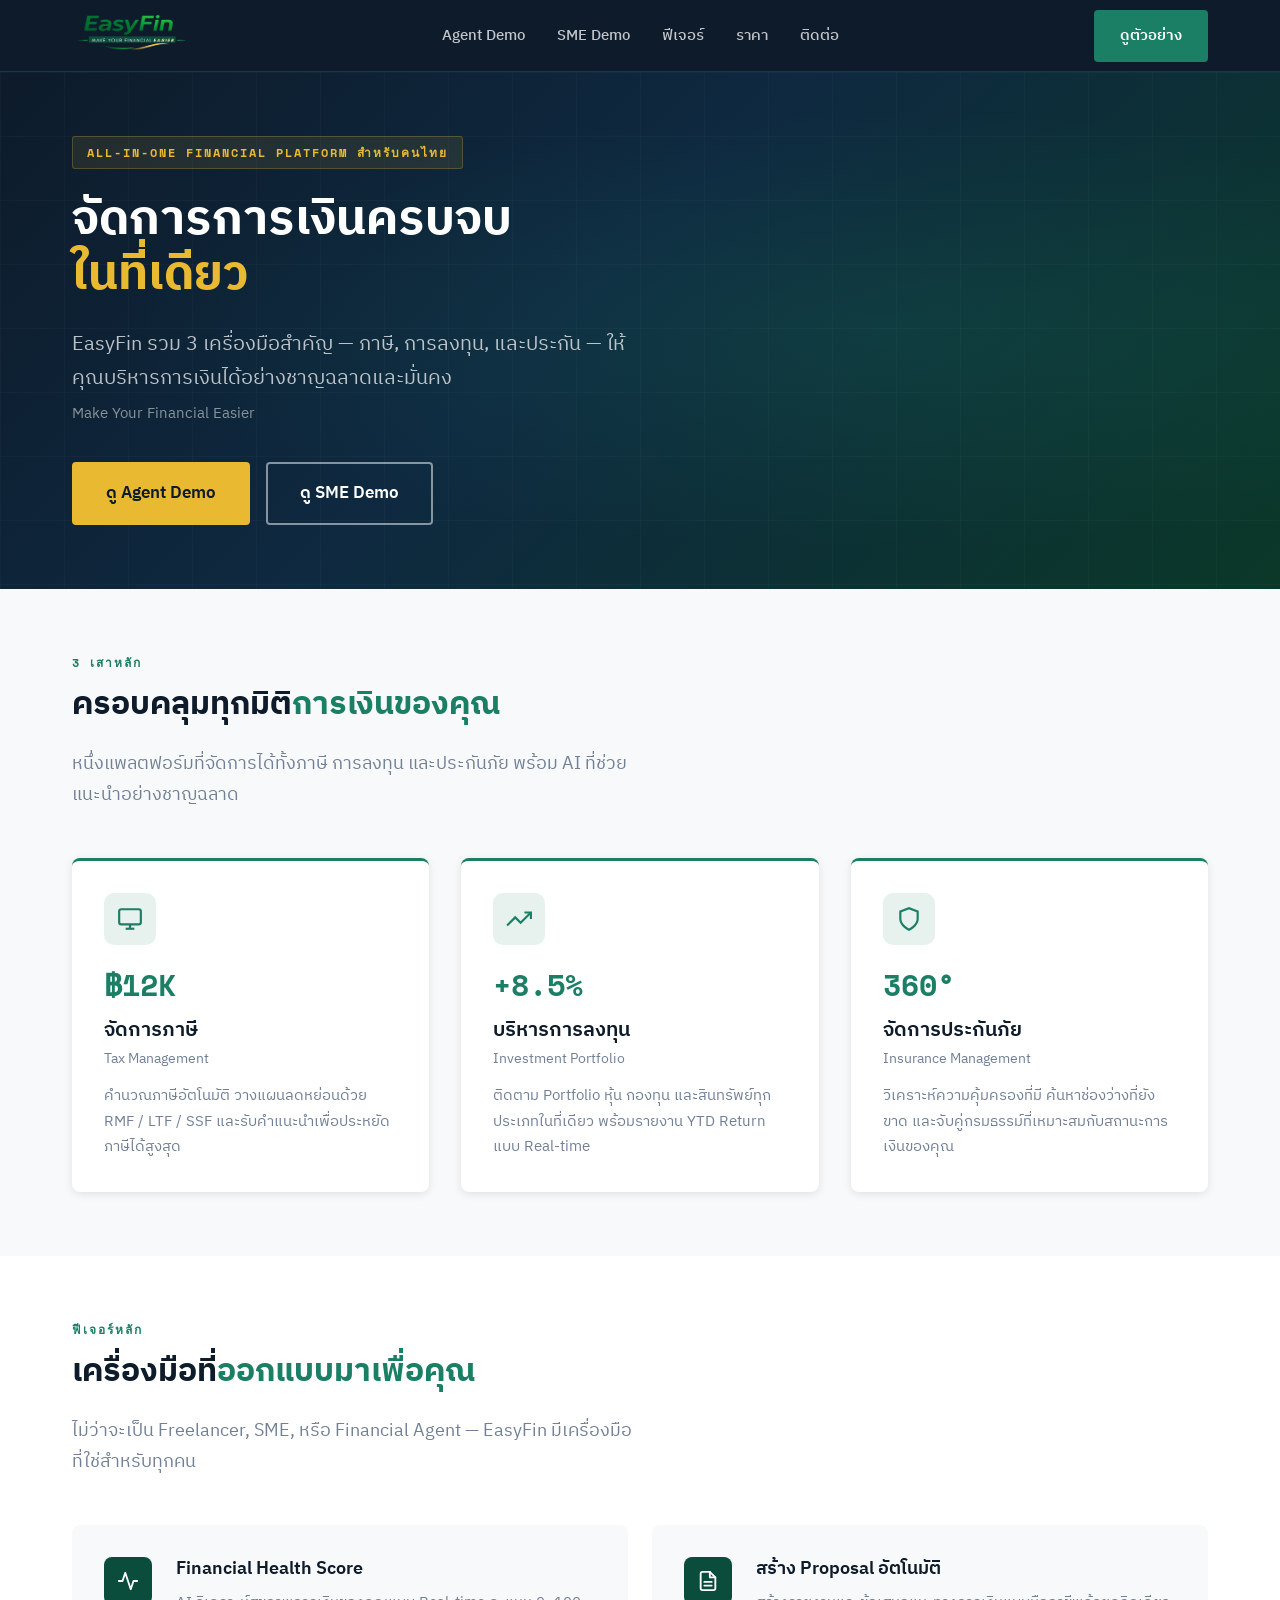
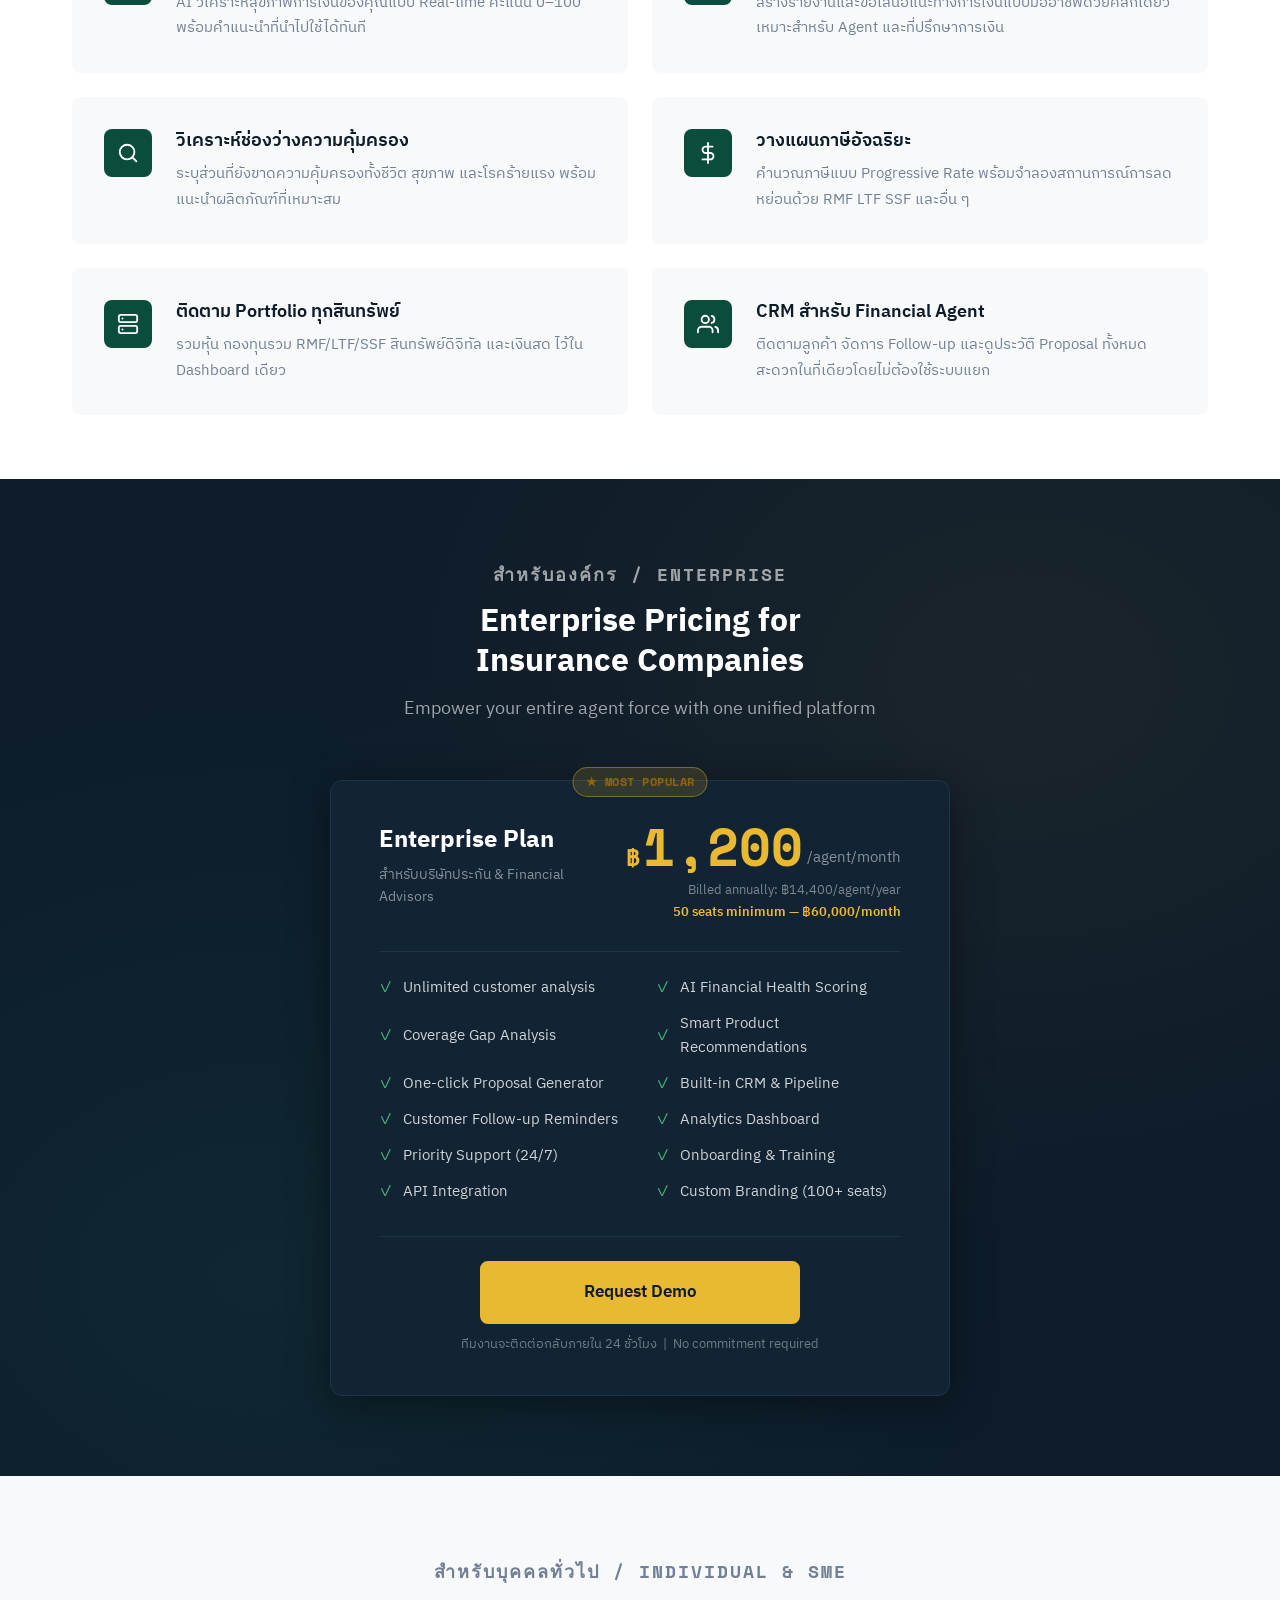
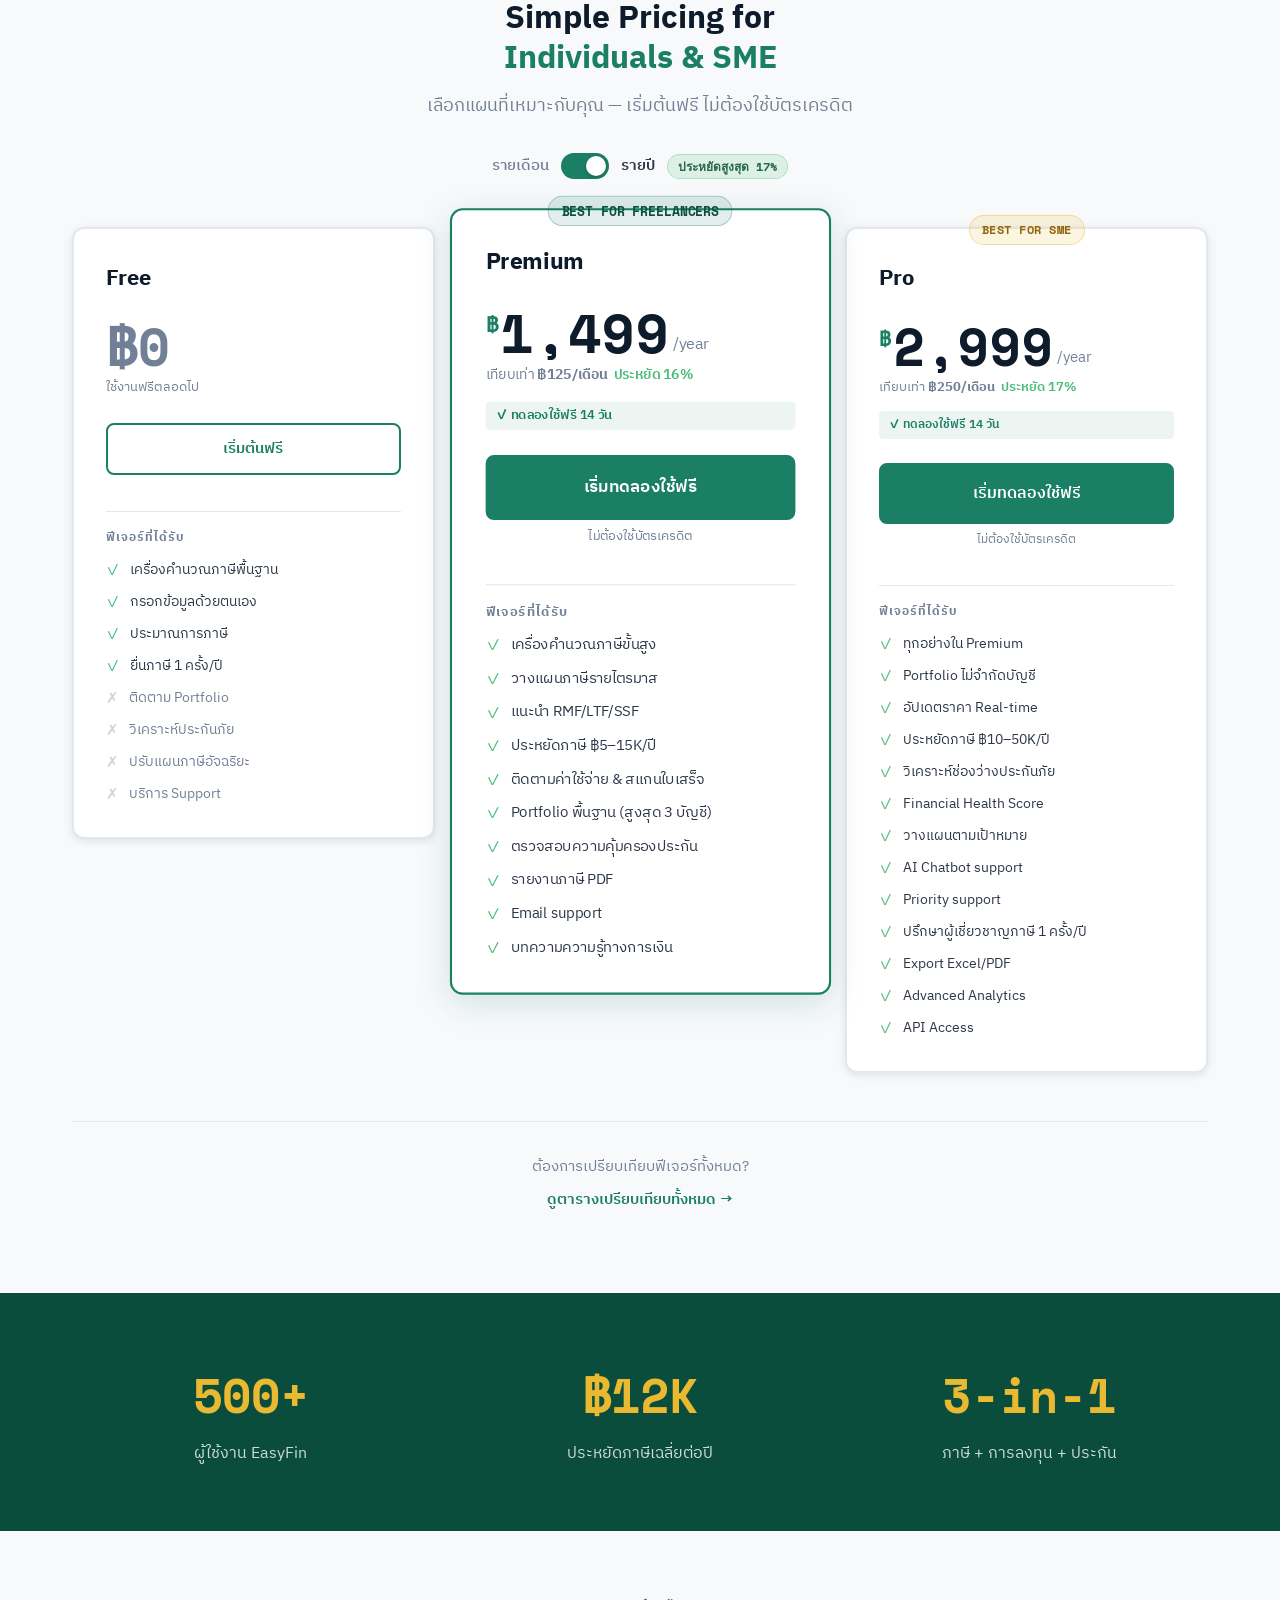
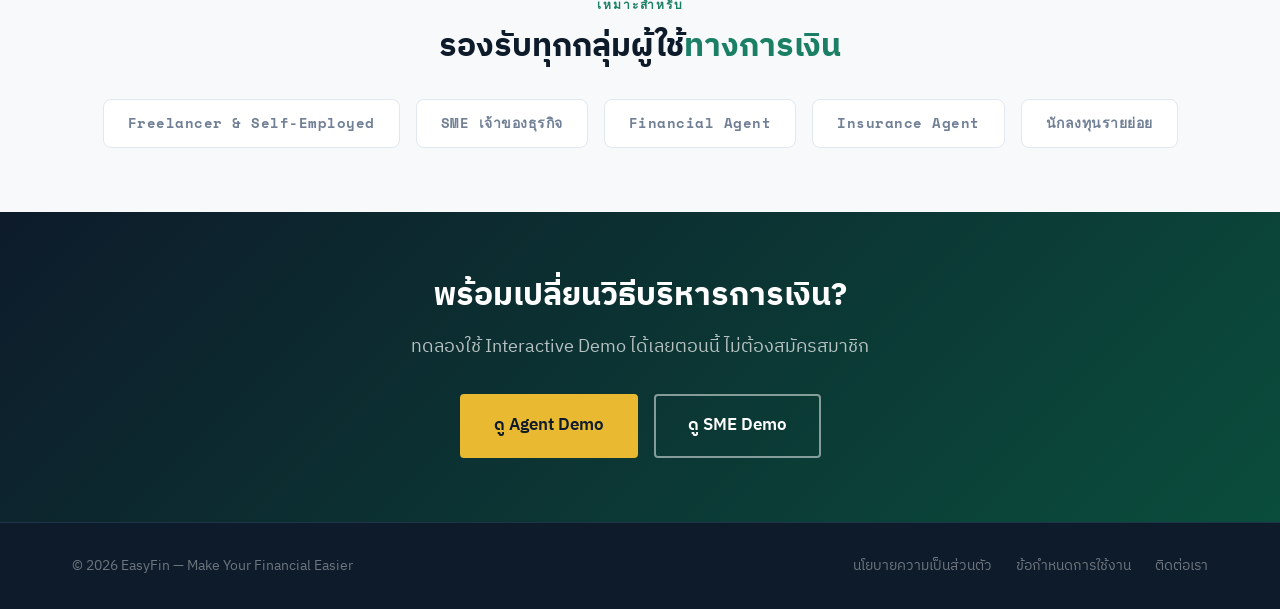
<file: index.html>
<!DOCTYPE html>
<html lang="th">
<head>
  <meta charset="UTF-8" />
  <meta name="viewport" content="width=device-width, initial-scale=1.0" />
  <title>EasyFin — จัดการการเงินให้ง่ายขึ้น</title>
  <link rel="preconnect" href="https://fonts.googleapis.com" />
  <link rel="preconnect" href="https://fonts.gstatic.com" crossorigin />
  <link href="https://fonts.googleapis.com/css2?family=IBM+Plex+Sans+Thai:wght@300;400;500;600;700&family=Space+Mono:wght@400;700&display=swap" rel="stylesheet" />
  <link rel="stylesheet" href="css/shared.css" />
  <link rel="stylesheet" href="css/index.css" />
  <link rel="stylesheet" href="css/pricing.css" />
</head>
<body>

  <!-- ======================================================
       HEADER
  ====================================================== -->
  <header class="site-header">
    <div class="container header-inner">

      <a href="index.html" class="logo-link" aria-label="EasyFin หน้าหลัก">
        <img src="ProjectProposal.png" alt="EasyFin Logo"
             onerror="this.style.display='none'; this.nextElementSibling.style.display='flex';" />
        <span class="logo-fallback">Easy<em>Fin</em></span>
      </a>

      <nav class="site-nav" aria-label="เมนูหลัก">
        <a href="agent-demo.html">Agent Demo</a>
        <a href="sme-demo.html">SME Demo</a>
        <a href="#features">ฟีเจอร์</a>
        <a href="#pricing">ราคา</a>
        <a href="#contact">ติดต่อ</a>
      </nav>

      <a href="agent-demo.html" class="btn btn-primary header-cta">ดูตัวอย่าง</a>

      <button class="hamburger" id="hamburger" aria-label="เปิด/ปิดเมนู" aria-expanded="false">
        <span></span><span></span><span></span>
      </button>
    </div>

    <nav class="mobile-nav" id="mobileNav" aria-label="เมนูมือถือ">
      <a href="agent-demo.html">Agent Demo</a>
      <a href="sme-demo.html">SME Demo</a>
      <a href="#features">ฟีเจอร์</a>
      <a href="#pricing">ราคา</a>
      <a href="#contact">ติดต่อ</a>
      <a href="agent-demo.html" class="btn btn-primary">ดูตัวอย่าง</a>
    </nav>
  </header>

  <!-- ======================================================
       HERO
  ====================================================== -->
  <section class="hero page-section">
    <div class="container">
      <div class="hero-content">
        <span class="hero-eyebrow">All-in-One Financial Platform สำหรับคนไทย</span>
        <h1>จัดการการเงินครบจบ<br /><span>ในที่เดียว</span></h1>
        <p class="hero-sub">
          EasyFin รวม 3 เครื่องมือสำคัญ — ภาษี, การลงทุน, และประกัน —
          ให้คุณบริหารการเงินได้อย่างชาญฉลาดและมั่นคง<br />
          <span style="font-size:15px; opacity:0.7;">Make Your Financial Easier</span>
        </p>
        <div class="hero-ctas">
          <a href="agent-demo.html" class="btn btn-accent btn-lg">ดู Agent Demo</a>
          <a href="sme-demo.html"   class="btn btn-outline btn-lg">ดู SME Demo</a>
        </div>
      </div>
    </div>
  </section>

  <!-- ======================================================
       3-PILLAR VALUE PROPS
  ====================================================== -->
  <section class="value-section page-section">
    <div class="container">
      <p class="section-label">3 เสาหลัก</p>
      <h2 class="section-heading">ครอบคลุมทุกมิติ<span>การเงินของคุณ</span></h2>
      <p class="section-sub">
        หนึ่งแพลตฟอร์มที่จัดการได้ทั้งภาษี การลงทุน และประกันภัย พร้อม AI ที่ช่วยแนะนำอย่างชาญฉลาด
      </p>

      <div class="value-grid">

        <!-- Pillar 1: Tax -->
        <div class="value-card" data-reveal data-reveal-delay="0">
          <div class="value-icon">
            <svg viewBox="0 0 24 24" fill="none" stroke="currentColor" stroke-width="2">
              <rect x="2" y="3" width="20" height="14" rx="2"/>
              <line x1="8" y1="21" x2="16" y2="21"/>
              <line x1="12" y1="17" x2="12" y2="21"/>
            </svg>
          </div>
          <div class="value-stat">฿12K</div>
          <h3>จัดการภาษี<br /><span style="font-size:14px;font-weight:400;color:var(--color-text-muted);">Tax Management</span></h3>
          <p>คำนวณภาษีอัตโนมัติ วางแผนลดหย่อนด้วย RMF / LTF / SSF และรับคำแนะนำเพื่อประหยัดภาษีได้สูงสุด</p>
        </div>

        <!-- Pillar 2: Investment -->
        <div class="value-card" data-reveal data-reveal-delay="150">
          <div class="value-icon">
            <svg viewBox="0 0 24 24" fill="none" stroke="currentColor" stroke-width="2">
              <polyline points="23 6 13.5 15.5 8.5 10.5 1 18"/>
              <polyline points="17 6 23 6 23 12"/>
            </svg>
          </div>
          <div class="value-stat">+8.5%</div>
          <h3>บริหารการลงทุน<br /><span style="font-size:14px;font-weight:400;color:var(--color-text-muted);">Investment Portfolio</span></h3>
          <p>ติดตาม Portfolio หุ้น กองทุน และสินทรัพย์ทุกประเภทในที่เดียว พร้อมรายงาน YTD Return แบบ Real-time</p>
        </div>

        <!-- Pillar 3: Insurance -->
        <div class="value-card" data-reveal data-reveal-delay="300">
          <div class="value-icon">
            <svg viewBox="0 0 24 24" fill="none" stroke="currentColor" stroke-width="2">
              <path d="M12 22s8-4 8-10V5l-8-3-8 3v7c0 6 8 10 8 10z"/>
            </svg>
          </div>
          <div class="value-stat">360°</div>
          <h3>จัดการประกันภัย<br /><span style="font-size:14px;font-weight:400;color:var(--color-text-muted);">Insurance Management</span></h3>
          <p>วิเคราะห์ความคุ้มครองที่มี ค้นหาช่องว่างที่ยังขาด และจับคู่กรมธรรม์ที่เหมาะสมกับสถานะการเงินของคุณ</p>
        </div>

      </div>
    </div>
  </section>

  <!-- ======================================================
       FEATURES SECTION
  ====================================================== -->
  <section class="features-section page-section" id="features">
    <div class="container">
      <p class="section-label">ฟีเจอร์หลัก</p>
      <h2 class="section-heading">เครื่องมือที่<span>ออกแบบมาเพื่อคุณ</span></h2>
      <p class="section-sub">
        ไม่ว่าจะเป็น Freelancer, SME, หรือ Financial Agent — EasyFin มีเครื่องมือที่ใช่สำหรับทุกคน
      </p>

      <div class="features-grid">

        <div class="feature-card" data-reveal>
          <div class="feature-icon">
            <svg viewBox="0 0 24 24"><polyline points="22 12 18 12 15 21 9 3 6 12 2 12"/></svg>
          </div>
          <div class="feature-text">
            <h3>Financial Health Score</h3>
            <p>AI วิเคราะห์สุขภาพการเงินของคุณแบบ Real-time คะแนน 0–100 พร้อมคำแนะนำที่นำไปใช้ได้ทันที</p>
          </div>
        </div>

        <div class="feature-card" data-reveal data-reveal-delay="100">
          <div class="feature-icon">
            <svg viewBox="0 0 24 24"><path d="M14 2H6a2 2 0 0 0-2 2v16a2 2 0 0 0 2 2h12a2 2 0 0 0 2-2V8z"/><polyline points="14 2 14 8 20 8"/><line x1="16" y1="13" x2="8" y2="13"/><line x1="16" y1="17" x2="8" y2="17"/></svg>
          </div>
          <div class="feature-text">
            <h3>สร้าง Proposal อัตโนมัติ</h3>
            <p>สร้างรายงานและข้อเสนอแนะทางการเงินแบบมืออาชีพด้วยคลิกเดียว เหมาะสำหรับ Agent และที่ปรึกษาการเงิน</p>
          </div>
        </div>

        <div class="feature-card" data-reveal data-reveal-delay="200">
          <div class="feature-icon">
            <svg viewBox="0 0 24 24"><circle cx="11" cy="11" r="8"/><line x1="21" y1="21" x2="16.65" y2="16.65"/></svg>
          </div>
          <div class="feature-text">
            <h3>วิเคราะห์ช่องว่างความคุ้มครอง</h3>
            <p>ระบุส่วนที่ยังขาดความคุ้มครองทั้งชีวิต สุขภาพ และโรคร้ายแรง พร้อมแนะนำผลิตภัณฑ์ที่เหมาะสม</p>
          </div>
        </div>

        <div class="feature-card" data-reveal data-reveal-delay="300">
          <div class="feature-icon">
            <svg viewBox="0 0 24 24"><line x1="12" y1="1" x2="12" y2="23"/><path d="M17 5H9.5a3.5 3.5 0 0 0 0 7h5a3.5 3.5 0 0 1 0 7H6"/></svg>
          </div>
          <div class="feature-text">
            <h3>วางแผนภาษีอัจฉริยะ</h3>
            <p>คำนวณภาษีแบบ Progressive Rate พร้อมจำลองสถานการณ์การลดหย่อนด้วย RMF LTF SSF และอื่น ๆ</p>
          </div>
        </div>

        <div class="feature-card" data-reveal data-reveal-delay="400">
          <div class="feature-icon">
            <svg viewBox="0 0 24 24"><rect x="2" y="2" width="20" height="8" rx="2" ry="2"/><rect x="2" y="14" width="20" height="8" rx="2" ry="2"/><line x1="6" y1="6" x2="6.01" y2="6"/><line x1="6" y1="18" x2="6.01" y2="18"/></svg>
          </div>
          <div class="feature-text">
            <h3>ติดตาม Portfolio ทุกสินทรัพย์</h3>
            <p>รวมหุ้น กองทุนรวม RMF/LTF/SSF สินทรัพย์ดิจิทัล และเงินสด ไว้ใน Dashboard เดียว</p>
          </div>
        </div>

        <div class="feature-card" data-reveal data-reveal-delay="500">
          <div class="feature-icon">
            <svg viewBox="0 0 24 24"><path d="M17 21v-2a4 4 0 0 0-4-4H5a4 4 0 0 0-4 4v2"/><circle cx="9" cy="7" r="4"/><path d="M23 21v-2a4 4 0 0 0-3-3.87"/><path d="M16 3.13a4 4 0 0 1 0 7.75"/></svg>
          </div>
          <div class="feature-text">
            <h3>CRM สำหรับ Financial Agent</h3>
            <p>ติดตามลูกค้า จัดการ Follow-up และดูประวัติ Proposal ทั้งหมด สะดวกในที่เดียวโดยไม่ต้องใช้ระบบแยก</p>
          </div>
        </div>

      </div>
    </div>
  </section>

  <!-- ======================================================
       PRICING — B2B ENTERPRISE
  ====================================================== -->
  <section class="pricing-b2b" id="pricing">
    <div class="container">

      <div class="pricing-section-header">
        <p class="section-label" style="justify-content:center; display:flex;">สำหรับองค์กร / Enterprise</p>
        <h2>Enterprise Pricing for<br />Insurance Companies</h2>
        <p>Empower your entire agent force with one unified platform</p>
      </div>

      <div class="enterprise-card-wrap">
        <div class="enterprise-card">

          <!-- Most Popular badge -->
          <div class="enterprise-card-badge">
            <span class="pricing-badge pricing-badge-gold">&#9733; Most Popular</span>
          </div>

          <!-- Plan name + price -->
          <div class="enterprise-card-top">
            <div>
              <div class="enterprise-plan-name">Enterprise Plan</div>
              <div class="enterprise-plan-sub">สำหรับบริษัทประกัน &amp; Financial Advisors</div>
            </div>
            <div class="enterprise-price-block">
              <div class="enterprise-price">
                <span class="enterprise-price-currency">฿</span>
                <span class="enterprise-price-amount" id="b2bPrice">1,200</span>
                <span class="enterprise-price-unit">/agent/month</span>
              </div>
              <div class="enterprise-price-annual">Billed annually: ฿14,400/agent/year</div>
              <div class="enterprise-price-min">50 seats minimum — ฿60,000/month</div>
            </div>
          </div>

          <hr class="enterprise-divider" />

          <!-- Features 2-column grid -->
          <div class="enterprise-features">
            <div class="enterprise-feature-item">
              <span class="feature-check">&#10003;</span> Unlimited customer analysis
            </div>
            <div class="enterprise-feature-item">
              <span class="feature-check">&#10003;</span> AI Financial Health Scoring
            </div>
            <div class="enterprise-feature-item">
              <span class="feature-check">&#10003;</span> Coverage Gap Analysis
            </div>
            <div class="enterprise-feature-item">
              <span class="feature-check">&#10003;</span> Smart Product Recommendations
            </div>
            <div class="enterprise-feature-item">
              <span class="feature-check">&#10003;</span> One-click Proposal Generator
            </div>
            <div class="enterprise-feature-item">
              <span class="feature-check">&#10003;</span> Built-in CRM &amp; Pipeline
            </div>
            <div class="enterprise-feature-item">
              <span class="feature-check">&#10003;</span> Customer Follow-up Reminders
            </div>
            <div class="enterprise-feature-item">
              <span class="feature-check">&#10003;</span> Analytics Dashboard
            </div>
            <div class="enterprise-feature-item">
              <span class="feature-check">&#10003;</span> Priority Support (24/7)
            </div>
            <div class="enterprise-feature-item">
              <span class="feature-check">&#10003;</span> Onboarding &amp; Training
            </div>
            <div class="enterprise-feature-item">
              <span class="feature-check">&#10003;</span> API Integration
            </div>
            <div class="enterprise-feature-item">
              <span class="feature-check">&#10003;</span> Custom Branding (100+ seats)
            </div>
          </div>

          <hr class="enterprise-divider" />

          <!-- CTA -->
          <div class="enterprise-cta">
            <a href="#contact" class="btn btn-accent btn-lg">Request Demo</a>
            <span class="enterprise-cta-note">ทีมงานจะติดต่อกลับภายใน 24 ชั่วโมง &nbsp;|&nbsp; No commitment required</span>
          </div>

        </div>
      </div>

    </div>
  </section>

  <!-- ======================================================
       PRICING — B2C INDIVIDUAL / SME
  ====================================================== -->
  <section class="pricing-b2c">
    <div class="container">

      <div class="pricing-section-header">
        <p class="section-label" style="justify-content:center; display:flex;">สำหรับบุคคลทั่วไป / Individual &amp; SME</p>
        <h2 style="color:var(--color-dark-bg);">Simple Pricing for<br /><span style="color:var(--color-secondary);">Individuals &amp; SME</span></h2>
        <p>เลือกแผนที่เหมาะกับคุณ — เริ่มต้นฟรี ไม่ต้องใช้บัตรเครดิต</p>
      </div>

      <!-- Monthly / Annual toggle -->
      <div class="pricing-toggle-row">
        <span class="toggle-label" id="monthlyLabel">รายเดือน</span>
        <label class="toggle-switch" aria-label="สลับรายเดือน/รายปี">
          <input type="checkbox" id="billingToggle" checked />
          <span class="toggle-track"></span>
          <span class="toggle-thumb"></span>
        </label>
        <span class="toggle-label active" id="annualLabel">รายปี</span>
        <span class="save-badge">ประหยัดสูงสุด 17%</span>
      </div>

      <!-- 3-tier cards -->
      <div class="b2c-cards-grid">

        <!-- ---- FREE ---- -->
        <div class="tier-card">
          <div class="tier-plan-name">Free</div>
          <div class="tier-price-block">
            <div class="tier-price">
              <span class="tier-price-amount free-price">฿0</span>
            </div>
            <div class="tier-price-sub">ใช้งานฟรีตลอดไป</div>
          </div>

          <div class="tier-cta">
            <a href="sme-demo.html" class="btn btn-outline-dark">เริ่มต้นฟรี</a>
          </div>

          <hr class="tier-divider" />
          <div class="tier-features-title">ฟีเจอร์ที่ได้รับ</div>
          <ul class="tier-features">
            <li class="tier-feature-item"><span class="feature-check">&#10003;</span> เครื่องคำนวณภาษีพื้นฐาน</li>
            <li class="tier-feature-item"><span class="feature-check">&#10003;</span> กรอกข้อมูลด้วยตนเอง</li>
            <li class="tier-feature-item"><span class="feature-check">&#10003;</span> ประมาณการภาษี</li>
            <li class="tier-feature-item"><span class="feature-check">&#10003;</span> ยื่นภาษี 1 ครั้ง/ปี</li>
            <li class="tier-feature-item disabled"><span class="feature-cross">&#10007;</span> ติดตาม Portfolio</li>
            <li class="tier-feature-item disabled"><span class="feature-cross">&#10007;</span> วิเคราะห์ประกันภัย</li>
            <li class="tier-feature-item disabled"><span class="feature-cross">&#10007;</span> ปรับแผนภาษีอัจฉริยะ</li>
            <li class="tier-feature-item disabled"><span class="feature-cross">&#10007;</span> บริการ Support</li>
          </ul>
        </div>

        <!-- ---- PREMIUM (featured) ---- -->
        <div class="tier-card featured">
          <div class="tier-card-badge">
            <span class="pricing-badge pricing-badge-green">Best for Freelancers</span>
          </div>
          <div class="tier-plan-name">Premium</div>
          <div class="tier-price-block">
            <div class="tier-price">
              <span class="tier-price-currency">฿</span>
              <span class="tier-price-amount" id="premiumPrice">1,499</span>
              <span class="tier-price-unit" id="premiumUnit">/year</span>
            </div>
            <div class="tier-price-sub" id="premiumSub">
              เทียบเท่า <strong>฿125/เดือน</strong> &nbsp;<span class="highlight">ประหยัด 16%</span>
            </div>
          </div>
          <div class="tier-trial-note">&#10003; ทดลองใช้ฟรี 14 วัน</div>

          <div class="tier-cta">
            <a href="sme-demo.html" class="btn btn-primary btn-lg">เริ่มทดลองใช้ฟรี</a>
            <div class="tier-no-cc">ไม่ต้องใช้บัตรเครดิต</div>
          </div>

          <hr class="tier-divider" />
          <div class="tier-features-title">ฟีเจอร์ที่ได้รับ</div>
          <ul class="tier-features">
            <li class="tier-feature-item"><span class="feature-check">&#10003;</span> เครื่องคำนวณภาษีขั้นสูง</li>
            <li class="tier-feature-item"><span class="feature-check">&#10003;</span> วางแผนภาษีรายไตรมาส</li>
            <li class="tier-feature-item"><span class="feature-check">&#10003;</span> แนะนำ RMF/LTF/SSF</li>
            <li class="tier-feature-item"><span class="feature-check">&#10003;</span> ประหยัดภาษี ฿5–15K/ปี</li>
            <li class="tier-feature-item"><span class="feature-check">&#10003;</span> ติดตามค่าใช้จ่าย &amp; สแกนใบเสร็จ</li>
            <li class="tier-feature-item"><span class="feature-check">&#10003;</span> Portfolio พื้นฐาน (สูงสุด 3 บัญชี)</li>
            <li class="tier-feature-item"><span class="feature-check">&#10003;</span> ตรวจสอบความคุ้มครองประกัน</li>
            <li class="tier-feature-item"><span class="feature-check">&#10003;</span> รายงานภาษี PDF</li>
            <li class="tier-feature-item"><span class="feature-check">&#10003;</span> Email support</li>
            <li class="tier-feature-item"><span class="feature-check">&#10003;</span> บทความความรู้ทางการเงิน</li>
          </ul>
        </div>

        <!-- ---- PRO ---- -->
        <div class="tier-card">
          <div class="tier-card-badge">
            <span class="pricing-badge pricing-badge-gold">Best for SME</span>
          </div>
          <div class="tier-plan-name">Pro</div>
          <div class="tier-price-block">
            <div class="tier-price">
              <span class="tier-price-currency">฿</span>
              <span class="tier-price-amount" id="proPrice">2,999</span>
              <span class="tier-price-unit" id="proUnit">/year</span>
            </div>
            <div class="tier-price-sub" id="proSub">
              เทียบเท่า <strong>฿250/เดือน</strong> &nbsp;<span class="highlight">ประหยัด 17%</span>
            </div>
          </div>
          <div class="tier-trial-note">&#10003; ทดลองใช้ฟรี 14 วัน</div>

          <div class="tier-cta">
            <a href="sme-demo.html" class="btn btn-primary btn-lg">เริ่มทดลองใช้ฟรี</a>
            <div class="tier-no-cc">ไม่ต้องใช้บัตรเครดิต</div>
          </div>

          <hr class="tier-divider" />
          <div class="tier-features-title">ฟีเจอร์ที่ได้รับ</div>
          <ul class="tier-features">
            <li class="tier-feature-item"><span class="feature-check">&#10003;</span> ทุกอย่างใน Premium</li>
            <li class="tier-feature-item"><span class="feature-check">&#10003;</span> Portfolio ไม่จำกัดบัญชี</li>
            <li class="tier-feature-item"><span class="feature-check">&#10003;</span> อัปเดตราคา Real-time</li>
            <li class="tier-feature-item"><span class="feature-check">&#10003;</span> ประหยัดภาษี ฿10–50K/ปี</li>
            <li class="tier-feature-item"><span class="feature-check">&#10003;</span> วิเคราะห์ช่องว่างประกันภัย</li>
            <li class="tier-feature-item"><span class="feature-check">&#10003;</span> Financial Health Score</li>
            <li class="tier-feature-item"><span class="feature-check">&#10003;</span> วางแผนตามเป้าหมาย</li>
            <li class="tier-feature-item"><span class="feature-check">&#10003;</span> AI Chatbot support</li>
            <li class="tier-feature-item"><span class="feature-check">&#10003;</span> Priority support</li>
            <li class="tier-feature-item"><span class="feature-check">&#10003;</span> ปรึกษาผู้เชี่ยวชาญภาษี 1 ครั้ง/ปี</li>
            <li class="tier-feature-item"><span class="feature-check">&#10003;</span> Export Excel/PDF</li>
            <li class="tier-feature-item"><span class="feature-check">&#10003;</span> Advanced Analytics</li>
            <li class="tier-feature-item"><span class="feature-check">&#10003;</span> API Access</li>
          </ul>
        </div>

      </div>

      <!-- Below-card row -->
      <div class="pricing-footer-row">
        <p>ต้องการเปรียบเทียบฟีเจอร์ทั้งหมด?</p>
        <a href="#contact">ดูตารางเปรียบเทียบทั้งหมด &rarr;</a>
      </div>

    </div>
  </section>

  <!-- ======================================================
       STATS BAND
  ====================================================== -->
  <section class="stats-band">
    <div class="container">
      <div class="stats-band-inner">
        <div data-reveal>
          <span class="stat-value text-mono">500+</span>
          <span class="stat-label">ผู้ใช้งาน EasyFin</span>
        </div>
        <div data-reveal data-reveal-delay="150">
          <span class="stat-value text-mono">฿12K</span>
          <span class="stat-label">ประหยัดภาษีเฉลี่ยต่อปี</span>
        </div>
        <div data-reveal data-reveal-delay="300">
          <span class="stat-value text-mono">3-in-1</span>
          <span class="stat-label">ภาษี + การลงทุน + ประกัน</span>
        </div>
      </div>
    </div>
  </section>

  <!-- ======================================================
       WHO IS EASYFIN FOR
  ====================================================== -->
  <section class="trust-section page-section">
    <div class="container">
      <div class="trust-inner">
        <p class="section-label">เหมาะสำหรับ</p>
        <h2 class="section-heading">
          รองรับทุกกลุ่มผู้ใช้<span>ทางการเงิน</span>
        </h2>
        <div class="trust-logos">
          <div class="trust-logo-item">Freelancer &amp; Self-Employed</div>
          <div class="trust-logo-item">SME เจ้าของธุรกิจ</div>
          <div class="trust-logo-item">Financial Agent</div>
          <div class="trust-logo-item">Insurance Agent</div>
          <div class="trust-logo-item">นักลงทุนรายย่อย</div>
        </div>
      </div>
    </div>
  </section>

  <!-- ======================================================
       CTA BANNER
  ====================================================== -->
  <section class="cta-banner page-section" id="contact">
    <div class="container">
      <h2>พร้อมเปลี่ยนวิธีบริหารการเงิน?</h2>
      <p>ทดลองใช้ Interactive Demo ได้เลยตอนนี้ ไม่ต้องสมัครสมาชิก</p>
      <div class="cta-banner-btns">
        <a href="agent-demo.html" class="btn btn-accent btn-lg">ดู Agent Demo</a>
        <a href="sme-demo.html"   class="btn btn-outline btn-lg">ดู SME Demo</a>
      </div>
    </div>
  </section>

  <!-- ======================================================
       FOOTER
  ====================================================== -->
  <footer class="site-footer">
    <div class="container footer-inner">
      <span class="footer-copy">&copy; 2026 EasyFin &mdash; Make Your Financial Easier</span>
      <div class="footer-links">
        <a href="#">นโยบายความเป็นส่วนตัว</a>
        <a href="#">ข้อกำหนดการใช้งาน</a>
        <a href="#contact">ติดต่อเรา</a>
      </div>
    </div>
  </footer>

  <script src="js/shared.js"></script>
  <script>
    /* --------------------------------------------------------
       BILLING TOGGLE — Annual (default) / Monthly
    -------------------------------------------------------- */
    (function () {
      var toggle      = document.getElementById('billingToggle');
      var monthLabel  = document.getElementById('monthlyLabel');
      var annualLabel = document.getElementById('annualLabel');

      // Price data: [monthly, annual display, annual equiv note]
      var plans = {
        premium: {
          monthly: { amount: '149',   unit: '/month', sub: 'ใช้งานรายเดือน' },
          annual:  { amount: '1,499', unit: '/year',  sub: 'เทียบเท่า <strong>฿125/เดือน</strong> &nbsp;<span class="highlight">ประหยัด 16%</span>' }
        },
        pro: {
          monthly: { amount: '299',   unit: '/month', sub: 'ใช้งานรายเดือน' },
          annual:  { amount: '2,999', unit: '/year',  sub: 'เทียบเท่า <strong>฿250/เดือน</strong> &nbsp;<span class="highlight">ประหยัด 17%</span>' }
        }
      };

      function applyBilling(isAnnual) {
        /* Update label active states */
        annualLabel.classList.toggle('active', isAnnual);
        monthLabel.classList.toggle('active', !isAnnual);

        /* Update Premium */
        var prem   = isAnnual ? plans.premium.annual : plans.premium.monthly;
        document.getElementById('premiumPrice').textContent = prem.amount;
        document.getElementById('premiumUnit').textContent  = prem.unit;
        document.getElementById('premiumSub').innerHTML     = prem.sub;

        /* Update Pro */
        var pro    = isAnnual ? plans.pro.annual : plans.pro.monthly;
        document.getElementById('proPrice').textContent = pro.amount;
        document.getElementById('proUnit').textContent  = pro.unit;
        document.getElementById('proSub').innerHTML     = pro.sub;
      }

      if (toggle) {
        /* Start with annual (checked) */
        applyBilling(true);

        toggle.addEventListener('change', function () {
          applyBilling(toggle.checked);
        });

        /* Clicking labels toggles too */
        monthLabel.addEventListener('click', function () {
          toggle.checked = false;
          applyBilling(false);
        });
        annualLabel.addEventListener('click', function () {
          toggle.checked = true;
          applyBilling(true);
        });
      }
    })();
  </script>
</body>
</html>
</file>
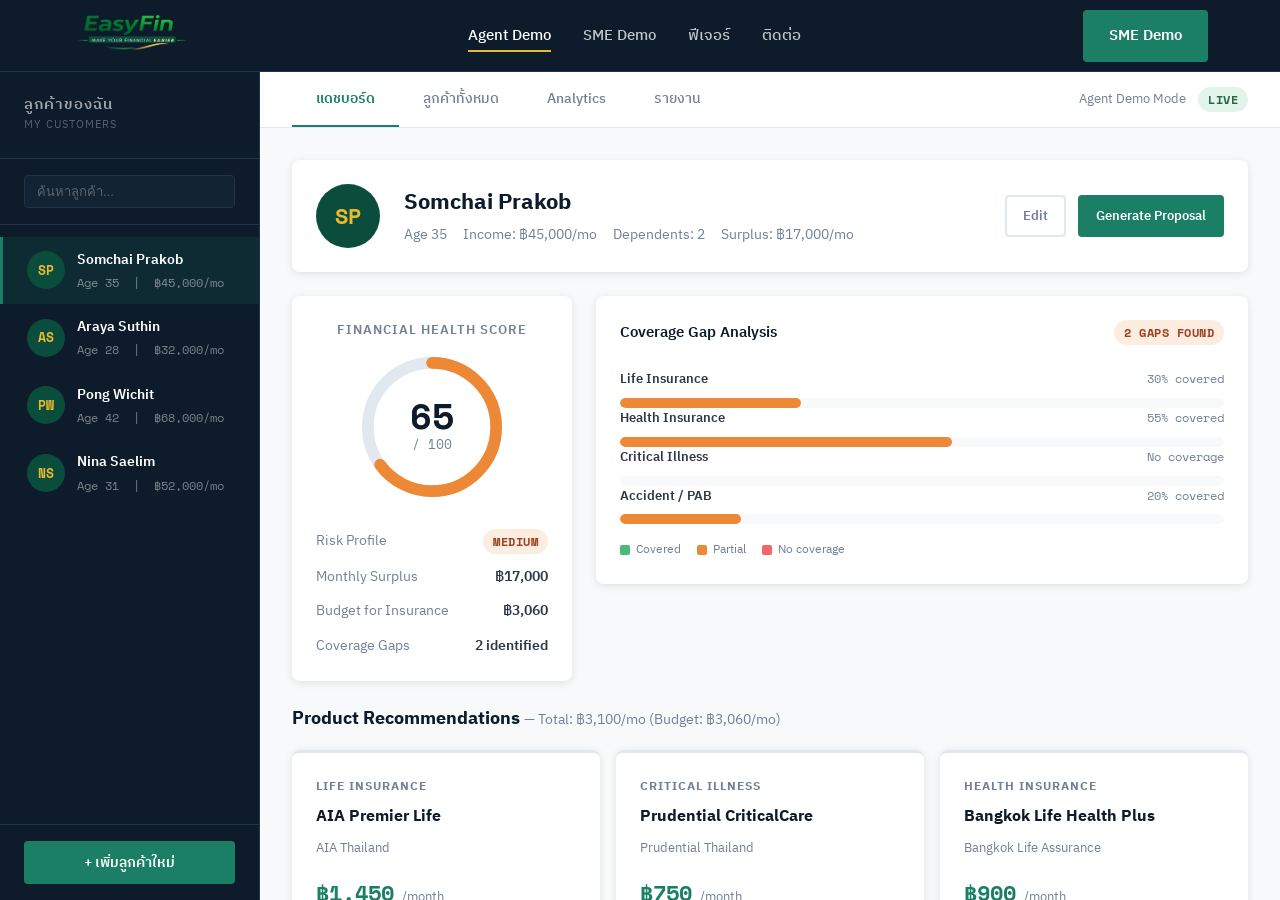
<file: agent-demo.html>
<!DOCTYPE html>
<html lang="th">
<head>
  <meta charset="UTF-8" />
  <meta name="viewport" content="width=device-width, initial-scale=1.0" />
  <title>EasyFin — Agent Demo | เครื่องมือที่ปรึกษาการเงิน</title>
  <link rel="preconnect" href="https://fonts.googleapis.com" />
  <link rel="preconnect" href="https://fonts.gstatic.com" crossorigin />
  <link href="https://fonts.googleapis.com/css2?family=IBM+Plex+Sans+Thai:wght@300;400;500;600;700&family=Space+Mono:wght@400;700&display=swap" rel="stylesheet" />
  <link rel="stylesheet" href="css/shared.css" />
  <link rel="stylesheet" href="css/agent-demo.css" />
</head>
<body>

  <!-- ======================================================
       HEADER
  ====================================================== -->
  <header class="site-header">
    <div class="container header-inner">

      <a href="index.html" class="logo-link" aria-label="EasyFin หน้าหลัก">
        <img src="ProjectProposal.png" alt="EasyFin Logo"
             onerror="this.style.display='none'; this.nextElementSibling.style.display='flex';" />
        <span class="logo-fallback">Easy<em>Fin</em></span>
      </a>

      <nav class="site-nav" aria-label="เมนูหลัก">
        <a href="agent-demo.html" class="active">Agent Demo</a>
        <a href="sme-demo.html">SME Demo</a>
        <a href="index.html#features">ฟีเจอร์</a>
        <a href="index.html#contact">ติดต่อ</a>
      </nav>

      <a href="sme-demo.html" class="btn btn-primary header-cta">SME Demo</a>

      <button class="hamburger" id="hamburger" aria-label="เปิด/ปิดเมนู" aria-expanded="false">
        <span></span><span></span><span></span>
      </button>
    </div>

    <nav class="mobile-nav" id="mobileNav" aria-label="เมนูมือถือ">
      <a href="agent-demo.html">Agent Demo</a>
      <a href="sme-demo.html">SME Demo</a>
      <a href="index.html#features">ฟีเจอร์</a>
      <a href="index.html#contact">ติดต่อ</a>
      <a href="sme-demo.html" class="btn btn-primary">SME Demo</a>
    </nav>
  </header>

  <!-- ======================================================
       APP SHELL
  ====================================================== -->
  <div class="app-shell">

    <!-- ---- SIDEBAR ---- -->
    <aside class="sidebar" aria-label="รายชื่อลูกค้า">
      <div class="sidebar-header">
        <h2>ลูกค้าของฉัน<br /><span style="font-size:11px;font-weight:400;opacity:0.5;">My Customers</span></h2>
      </div>

      <div class="sidebar-search">
        <input type="text" placeholder="ค้นหาลูกค้า..." aria-label="ค้นหาลูกค้า" />
      </div>

      <!-- Customer list is built by agent-demo.js -->
      <ul class="sidebar-customers" id="customerList" role="listbox" aria-label="รายชื่อลูกค้า">
      </ul>

      <div class="sidebar-footer">
        <button class="btn btn-primary btn-sm" id="addCustomerBtn">
          + เพิ่มลูกค้าใหม่
        </button>
      </div>
    </aside>

    <!-- ---- MAIN AREA ---- -->
    <main class="main-area" aria-label="พื้นที่หลัก">

      <!-- Top navigation tabs -->
      <div class="app-topbar">
        <div class="app-tabs" role="tablist">
          <button class="app-tab-btn active" data-tab="dashboard" role="tab" aria-selected="true">
            แดชบอร์ด
          </button>
          <button class="app-tab-btn" data-tab="customers" role="tab" aria-selected="false">
            ลูกค้าทั้งหมด
          </button>
          <button class="app-tab-btn" data-tab="analytics" role="tab" aria-selected="false">
            Analytics
          </button>
          <button class="app-tab-btn" data-tab="reports" role="tab" aria-selected="false">
            รายงาน
          </button>
        </div>
        <div class="topbar-right">
          <span style="font-size:13px; color:var(--color-text-muted);">Agent Demo Mode</span>
          <span class="badge badge-success">Live</span>
        </div>
      </div>

      <!-- Scrollable content area -->
      <div class="main-scroll" role="tabpanel">

        <!-- Empty state (shown before any customer is selected) -->
        <div class="no-customer-state" id="emptyState" style="display:none;">
          <svg viewBox="0 0 24 24" fill="none" stroke="currentColor" stroke-width="1.5">
            <path d="M17 21v-2a4 4 0 0 0-4-4H5a4 4 0 0 0-4 4v2"/>
            <circle cx="9" cy="7" r="4"/>
            <path d="M23 21v-2a4 4 0 0 0-3-3.87"/>
            <path d="M16 3.13a4 4 0 0 1 0 7.75"/>
          </svg>
          <h3>เลือกลูกค้าเพื่อเริ่มต้น</h3>
          <p>คลิกชื่อลูกค้าในแถบซ้าย หรือเพิ่มลูกค้าใหม่เพื่อเริ่มวิเคราะห์การเงิน</p>
          <button class="btn btn-primary" style="margin-top:24px;" onclick="showNewCustomerForm()">
            + เพิ่มลูกค้าใหม่
          </button>
        </div>

        <!-- New Customer Input Form -->
        <div id="newCustomerForm" style="display:none;">
          <div class="customer-form-card">
            <h3>กรอกข้อมูลลูกค้า <span style="font-size:15px; font-weight:400; color:var(--color-text-muted);">/ New Customer</span></h3>
            <form id="customerForm" novalidate>
              <div class="form-grid-2">

                <div class="form-group">
                  <label class="form-label" for="customerName">ชื่อ-นามสกุล *</label>
                  <input class="form-input" type="text" id="customerName" name="customerName"
                         placeholder="เช่น สมชาย ประกอบ" required />
                </div>

                <div class="form-group">
                  <label class="form-label" for="customerAge">อายุ (ปี) *</label>
                  <input class="form-input" type="number" id="customerAge" name="customerAge"
                         placeholder="35" min="18" max="80" required />
                </div>

                <div class="form-group">
                  <label class="form-label" for="customerIncome">รายได้ต่อเดือน (฿) *</label>
                  <input class="form-input" type="number" id="customerIncome" name="customerIncome"
                         placeholder="45000" required />
                </div>

                <div class="form-group">
                  <label class="form-label" for="customerExpenses">ค่าใช้จ่ายต่อเดือน (฿)</label>
                  <input class="form-input" type="number" id="customerExpenses" name="customerExpenses"
                         placeholder="28000" />
                </div>

                <div class="form-group">
                  <label class="form-label" for="customerDependents">จำนวนผู้พึ่งพา</label>
                  <input class="form-input" type="number" id="customerDependents" name="customerDependents"
                         placeholder="2" min="0" />
                </div>

                <div class="form-group form-grid-full">
                  <label class="form-label" for="currentInsurance">ประกันที่มีอยู่ (ถ้ามี)</label>
                  <textarea class="form-textarea" id="currentInsurance" name="currentInsurance"
                            placeholder="เช่น AIA Health – IPD ฿300K/ปี, ไม่มีประกันชีวิต"></textarea>
                </div>

              </div>

              <div class="form-actions">
                <button type="submit" class="btn btn-primary">วิเคราะห์ลูกค้า</button>
                <button type="button" class="btn btn-ghost cancel-form">ยกเลิก</button>
              </div>
            </form>
          </div>
        </div>

        <!-- Results panel (shown after selecting/analysing a customer) -->
        <div id="resultsPanel" style="display:none;">

          <!-- Profile header row -->
          <div id="profileHeader"></div>

          <!-- Score + Gap grid -->
          <div class="results-grid">
            <div id="scoreCard"></div>
            <div id="gapCard"></div>
          </div>

          <!-- Product recommendations -->
          <div id="recommendationsSection"></div>

          <!-- Action bar -->
          <div id="actionBar"></div>

        </div>

      </div><!-- /main-scroll -->
    </main><!-- /main-area -->
  </div><!-- /app-shell -->

  <!-- ======================================================
       PROPOSAL MODAL
  ====================================================== -->
  <div class="modal-overlay" id="proposalModal" role="dialog" aria-modal="true" aria-labelledby="proposalModalTitle">
    <div class="modal">
      <div class="modal-header">
        <h3 id="proposalModalTitle">ข้อเสนอแนะทางการเงิน <span style="font-size:14px; font-weight:400; color:var(--color-text-muted);">/ Financial Proposal</span></h3>
        <button class="modal-close" data-close-modal="proposalModal" aria-label="ปิด">&times;</button>
      </div>
      <div class="modal-body">
        <!-- Populated by agent-demo.js: renderProposalModal() -->
        <div id="proposalContent">
          <p style="color:var(--color-text-muted); text-align:center; padding:32px;">กำลังสร้างข้อเสนอ...</p>
        </div>
      </div>
      <div class="modal-footer">
        <button class="btn btn-ghost btn-sm" data-close-modal="proposalModal">ปิด</button>
        <button class="btn btn-primary btn-sm" onclick="window.showToast('ดาวน์โหลด PDF จะพร้อมในเวอร์ชันถัดไป')">
          ดาวน์โหลด PDF
        </button>
      </div>
    </div>
  </div>

  <script src="js/shared.js"></script>
  <script src="js/agent-demo.js"></script>
  <script>
    /* Render proposal content when modal opens */
    document.getElementById('proposalModal').addEventListener('transitionend', function (e) {
      if (e.target === this && this.classList.contains('is-open')) {
        if (typeof renderProposalModal === 'function') renderProposalModal();
      }
    });
  </script>
</body>
</html>
</file>
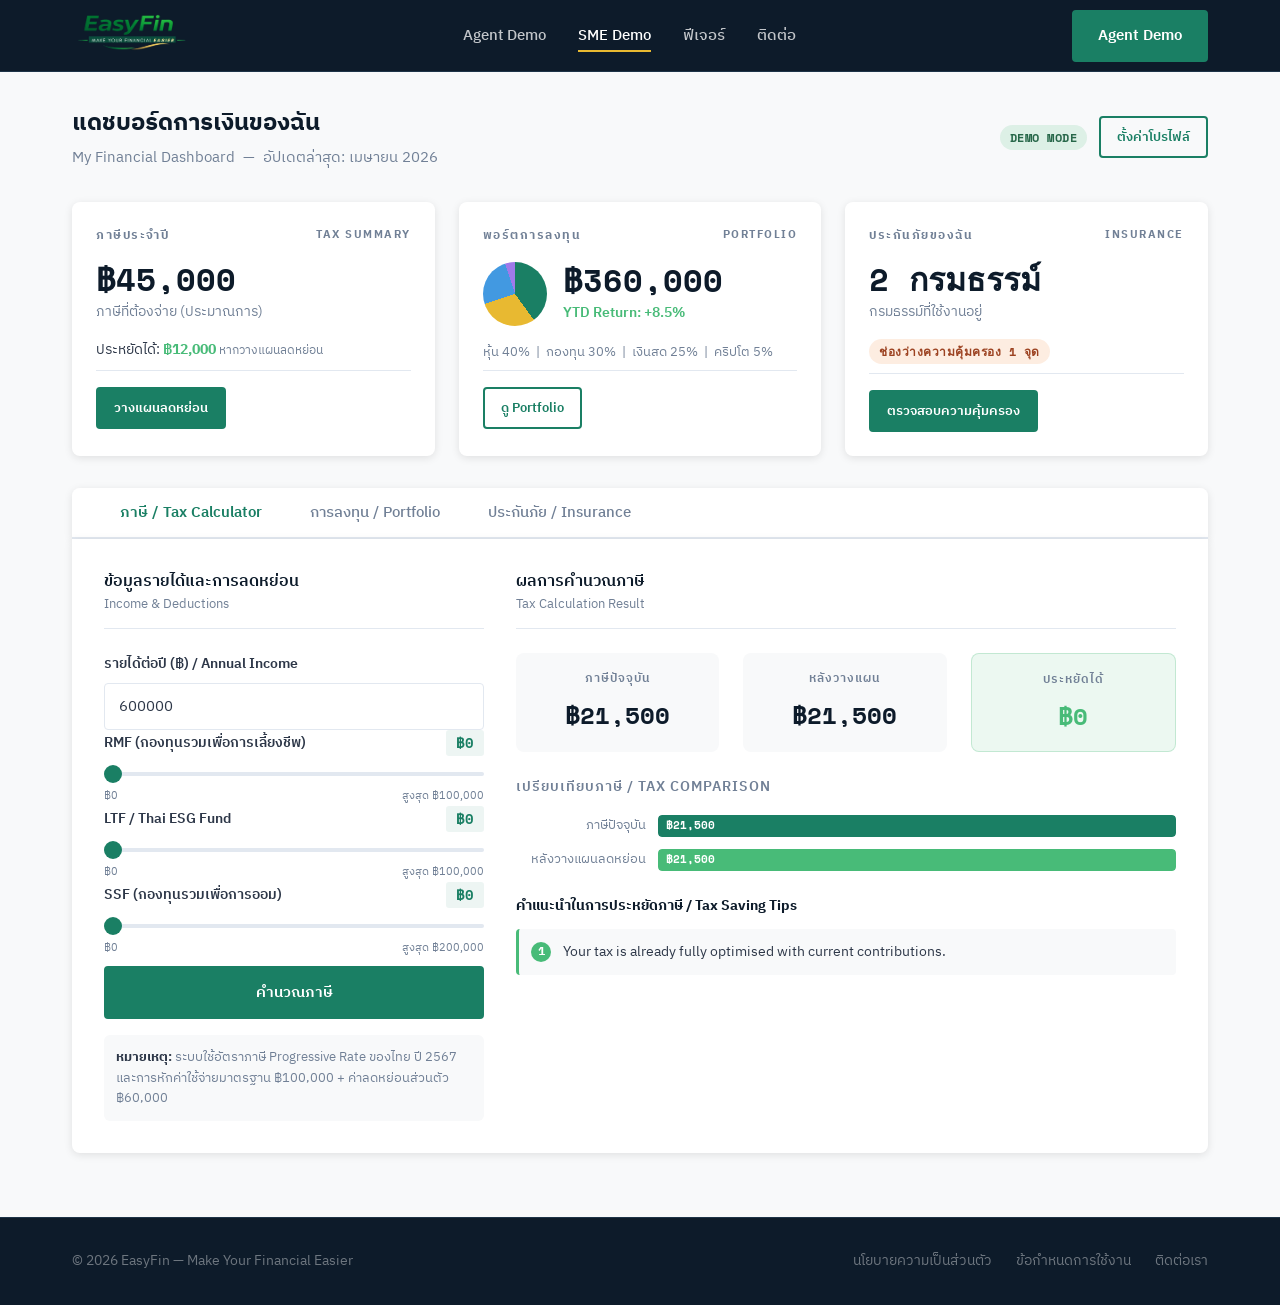
<file: sme-demo.html>
<!DOCTYPE html>
<html lang="th">
<head>
  <meta charset="UTF-8" />
  <meta name="viewport" content="width=device-width, initial-scale=1.0" />
  <title>EasyFin — SME Demo | แดชบอร์ดการเงินครบวงจร</title>
  <link rel="preconnect" href="https://fonts.googleapis.com" />
  <link rel="preconnect" href="https://fonts.gstatic.com" crossorigin />
  <link href="https://fonts.googleapis.com/css2?family=IBM+Plex+Sans+Thai:wght@300;400;500;600;700&family=Space+Mono:wght@400;700&display=swap" rel="stylesheet" />
  <link rel="stylesheet" href="css/shared.css" />
  <link rel="stylesheet" href="css/sme-demo.css" />
</head>
<body>

  <!-- ======================================================
       HEADER
  ====================================================== -->
  <header class="site-header">
    <div class="container header-inner">

      <a href="index.html" class="logo-link" aria-label="EasyFin หน้าหลัก">
        <img src="ProjectProposal.png" alt="EasyFin Logo"
             onerror="this.style.display='none'; this.nextElementSibling.style.display='flex';" />
        <span class="logo-fallback">Easy<em>Fin</em></span>
      </a>

      <nav class="site-nav" aria-label="เมนูหลัก">
        <a href="agent-demo.html">Agent Demo</a>
        <a href="sme-demo.html" class="active">SME Demo</a>
        <a href="index.html#features">ฟีเจอร์</a>
        <a href="index.html#contact">ติดต่อ</a>
      </nav>

      <a href="agent-demo.html" class="btn btn-primary header-cta">Agent Demo</a>

      <button class="hamburger" id="hamburger" aria-label="เปิด/ปิดเมนู" aria-expanded="false">
        <span></span><span></span><span></span>
      </button>
    </div>

    <nav class="mobile-nav" id="mobileNav" aria-label="เมนูมือถือ">
      <a href="agent-demo.html">Agent Demo</a>
      <a href="sme-demo.html">SME Demo</a>
      <a href="index.html#features">ฟีเจอร์</a>
      <a href="index.html#contact">ติดต่อ</a>
      <a href="agent-demo.html" class="btn btn-primary">Agent Demo</a>
    </nav>
  </header>

  <!-- ======================================================
       SME DASHBOARD PAGE
  ====================================================== -->
  <div class="sme-page">
    <div class="container">

      <!-- Page title row -->
      <div class="sme-header-row">
        <div>
          <div class="sme-page-title">แดชบอร์ดการเงินของฉัน</div>
          <div class="sme-page-sub">My Financial Dashboard &nbsp;—&nbsp; อัปเดตล่าสุด: เมษายน 2026</div>
        </div>
        <div class="sme-header-right">
          <span class="badge badge-success">Demo Mode</span>
          <button class="btn btn-outline-dark btn-sm">ตั้งค่าโปรไฟล์</button>
        </div>
      </div>

      <!-- ================================================
           SUMMARY CARDS (always visible)
      ================================================ -->
      <div class="dashboard-cards">

        <!-- Tax Summary Card -->
        <div class="dash-card">
          <div class="dash-card-label">
            ภาษีประจำปี
            <span style="font-size:11px;">Tax Summary</span>
          </div>
          <div class="dash-card-main">
            <div class="dash-card-value" id="dashTaxVal">฿45,000</div>
            <div class="dash-card-sub">ภาษีที่ต้องจ่าย (ประมาณการ)</div>
          </div>
          <div style="margin-bottom:8px; font-size:14px;">
            ประหยัดได้:
            <strong style="color:var(--color-success);">฿12,000</strong>
            <span style="font-size:12px; color:var(--color-text-muted);"> หากวางแผนลดหย่อน</span>
          </div>
          <div class="dash-card-footer">
            <button class="btn btn-primary btn-sm" id="optimizeNowBtn">วางแผนลดหย่อน</button>
          </div>
        </div>

        <!-- Portfolio Card -->
        <div class="dash-card">
          <div class="dash-card-label">
            พอร์ตการลงทุน
            <span style="font-size:11px;">Portfolio</span>
          </div>
          <div class="dash-card-main" style="display:flex; gap:16px; align-items:center;">
            <!-- Mini pie chart (filled by JS) -->
            <div id="dashPie" style="
              width:64px; height:64px;
              border-radius:50%;
              flex-shrink:0;
              background: conic-gradient(#1A7F64 0% 40%, #E8B931 40% 70%, #4299E1 70% 95%, #9F7AEA 95% 100%);
            "></div>
            <div>
              <div class="dash-card-value">฿360,000</div>
              <div class="dash-card-sub positive">YTD Return: +8.5%</div>
            </div>
          </div>
          <div style="font-size:13px; color:var(--color-text-muted); margin:8px 0;">
            หุ้น 40% &nbsp;|&nbsp; กองทุน 30% &nbsp;|&nbsp; เงินสด 25% &nbsp;|&nbsp; คริปโต 5%
          </div>
          <div class="dash-card-footer">
            <button class="btn btn-outline-dark btn-sm" onclick="document.querySelector('[data-tab=portfolio]').click()">ดู Portfolio</button>
          </div>
        </div>

        <!-- Insurance Card -->
        <div class="dash-card">
          <div class="dash-card-label">
            ประกันภัยของฉัน
            <span style="font-size:11px;">Insurance</span>
          </div>
          <div class="dash-card-main">
            <div class="dash-card-value">2 กรมธรรม์</div>
            <div class="dash-card-sub">กรมธรรม์ที่ใช้งานอยู่</div>
          </div>
          <div style="margin-bottom:8px;">
            <span class="badge badge-warning">ช่องว่างความคุ้มครอง 1 จุด</span>
          </div>
          <div class="dash-card-footer">
            <button class="btn btn-primary btn-sm" id="reviewCoverageBtn">ตรวจสอบความคุ้มครอง</button>
          </div>
        </div>

      </div>

      <!-- ================================================
           TAB NAVIGATION
      ================================================ -->
      <div class="sme-tabs-row tabs">
        <button class="tab-btn sme-tab-btn active" data-tab="tax" role="tab" aria-selected="true">
          ภาษี / Tax Calculator
        </button>
        <button class="tab-btn sme-tab-btn" data-tab="portfolio" role="tab" aria-selected="false">
          การลงทุน / Portfolio
        </button>
        <button class="tab-btn sme-tab-btn" data-tab="insurance" role="tab" aria-selected="false">
          ประกันภัย / Insurance
        </button>
      </div>

      <!-- ================================================
           TAX CALCULATOR PANEL
      ================================================ -->
      <div class="sme-tab-content sme-panel active" id="taxPanel" role="tabpanel">
        <div class="tax-layout">

          <!-- Input column -->
          <div class="tax-input-panel">
            <h4>ข้อมูลรายได้และการลดหย่อน<br /><span style="font-size:13px; font-weight:400; color:var(--color-text-muted);">Income &amp; Deductions</span></h4>

            <div class="form-group">
              <label class="form-label" for="incomeInput">รายได้ต่อปี (฿) / Annual Income</label>
              <input class="form-input text-mono" type="number" id="incomeInput" value="600000"
                     placeholder="600000" />
            </div>

            <!-- RMF -->
            <div class="form-group">
              <div class="range-header">
                <span class="range-label">RMF (กองทุนรวมเพื่อการเลี้ยงชีพ)</span>
                <span class="range-value" id="rmfDisplay">฿0</span>
              </div>
              <input class="form-range" type="range" id="rmfSlider" name="rmf"
                     min="0" max="100000" step="5000" value="0" />
              <div style="display:flex; justify-content:space-between; font-size:11px; color:var(--color-text-muted); margin-top:4px;">
                <span>฿0</span><span>สูงสุด ฿100,000</span>
              </div>
            </div>

            <!-- LTF -->
            <div class="form-group">
              <div class="range-header">
                <span class="range-label">LTF / Thai ESG Fund</span>
                <span class="range-value" id="ltfDisplay">฿0</span>
              </div>
              <input class="form-range" type="range" id="ltfSlider" name="ltf"
                     min="0" max="100000" step="5000" value="0" />
              <div style="display:flex; justify-content:space-between; font-size:11px; color:var(--color-text-muted); margin-top:4px;">
                <span>฿0</span><span>สูงสุด ฿100,000</span>
              </div>
            </div>

            <!-- SSF -->
            <div class="form-group">
              <div class="range-header">
                <span class="range-label">SSF (กองทุนรวมเพื่อการออม)</span>
                <span class="range-value" id="ssfDisplay">฿0</span>
              </div>
              <input class="form-range" type="range" id="ssfSlider" name="ssf"
                     min="0" max="200000" step="10000" value="0" />
              <div style="display:flex; justify-content:space-between; font-size:11px; color:var(--color-text-muted); margin-top:4px;">
                <span>฿0</span><span>สูงสุด ฿200,000</span>
              </div>
            </div>

            <button class="btn btn-primary" id="calcTaxBtn" style="width:100%; margin-top:8px;">
              คำนวณภาษี
            </button>

            <div style="margin-top:16px; padding:12px; background:var(--color-light-bg); border-radius:6px; font-size:13px; color:var(--color-text-muted); line-height:1.6;">
              <strong style="color:var(--color-text-dark);">หมายเหตุ:</strong>
              ระบบใช้อัตราภาษี Progressive Rate ของไทย ปี 2567
              และการหักค่าใช้จ่ายมาตรฐาน ฿100,000 + ค่าลดหย่อนส่วนตัว ฿60,000
            </div>
          </div>

          <!-- Result column -->
          <div class="tax-result-panel" id="taxResultPanel">
            <h4>ผลการคำนวณภาษี<br /><span style="font-size:13px; font-weight:400; color:var(--color-text-muted);">Tax Calculation Result</span></h4>

            <!-- Summary row -->
            <div class="tax-summary-row">
              <div class="tax-summary-item">
                <div class="tax-summary-label">ภาษีปัจจุบัน</div>
                <div class="tax-summary-value" id="currentTaxVal">฿45,000</div>
              </div>
              <div class="tax-summary-item">
                <div class="tax-summary-label">หลังวางแผน</div>
                <div class="tax-summary-value" id="optimizedTaxVal">฿45,000</div>
              </div>
              <div class="tax-summary-item highlight">
                <div class="tax-summary-label">ประหยัดได้</div>
                <div class="tax-summary-value" id="savingsVal">฿0</div>
              </div>
            </div>

            <!-- Bar chart -->
            <div class="tax-chart-title">เปรียบเทียบภาษี / Tax Comparison</div>

            <div class="tax-bar-row">
              <div class="tax-bar-label">ภาษีปัจจุบัน</div>
              <div class="tax-bar-track">
                <div class="tax-bar-fill current" id="currentBar" style="width:0%;">฿45,000</div>
              </div>
            </div>
            <div class="tax-bar-row">
              <div class="tax-bar-label">หลังวางแผนลดหย่อน</div>
              <div class="tax-bar-track">
                <div class="tax-bar-fill optimized" id="optimizedBar" style="width:0%;">฿45,000</div>
              </div>
            </div>

            <!-- Recommendations -->
            <div class="tax-recs">
              <div class="tax-recs-title">คำแนะนำในการประหยัดภาษี / Tax Saving Tips</div>
              <div id="taxRecsContainer"></div>
            </div>
          </div>

        </div>
      </div>

      <!-- ================================================
           PORTFOLIO PANEL
      ================================================ -->
      <div class="sme-tab-content sme-panel" id="portfolioPanel" role="tabpanel" style="display:none;">
        <div class="portfolio-layout">

          <!-- Pie chart column -->
          <div class="pie-container">
            <h4 style="align-self:flex-start; margin-bottom:16px;">
              สัดส่วนสินทรัพย์<br />
              <span style="font-size:13px; font-weight:400; color:var(--color-text-muted);">Asset Allocation</span>
            </h4>
            <!-- Pie chart — filled by JS -->
            <div id="pieChart" class="pie-chart"></div>
            <div id="pieLegend" class="pie-legend"></div>
          </div>

          <!-- Holdings column -->
          <div>
            <div class="holdings-header">
              <h4>รายการถือครอง<br /><span style="font-size:13px; font-weight:400; color:var(--color-text-muted);">Holdings</span></h4>
              <button class="btn btn-primary btn-sm" id="addInvestmentBtn">+ เพิ่มรายการ</button>
            </div>

            <table class="holdings-table" aria-label="ตารางรายการถือครอง">
              <thead>
                <tr>
                  <th>Ticker</th>
                  <th>ชื่อ / Name</th>
                  <th>จำนวน / Qty</th>
                  <th>มูลค่า / Value</th>
                  <th>กำไร/ขาดทุน</th>
                </tr>
              </thead>
              <tbody id="holdingsBody">
                <!-- Populated by sme-demo.js -->
              </tbody>
            </table>

            <div class="portfolio-total-row">
              <div class="portfolio-total-item">
                <div class="portfolio-total-label">มูลค่ารวม / Total Value</div>
                <div class="portfolio-total-value" id="holdingsTotalValue">฿360,000</div>
              </div>
              <div class="portfolio-total-item">
                <div class="portfolio-total-label">ผลตอบแทน YTD</div>
                <div class="portfolio-total-value positive">+8.5%</div>
              </div>
              <div class="portfolio-total-item">
                <div class="portfolio-total-label">จำนวนสินทรัพย์</div>
                <div class="portfolio-total-value">4 รายการ</div>
              </div>
            </div>
          </div>

        </div>
      </div>

      <!-- ================================================
           INSURANCE PANEL
      ================================================ -->
      <div class="sme-tab-content sme-panel" id="insurancePanel" role="tabpanel" style="display:none;">

        <!-- Current policies -->
        <div class="insurance-section-title">กรมธรรม์ที่มีอยู่ / Current Policies</div>
        <div class="policy-cards-grid">

          <div class="policy-card">
            <div class="policy-info">
              <div class="policy-name">AIA Health Plus</div>
              <div class="policy-coverage">IPD สูงสุด ฿500,000/ปี | รวม OPD</div>
              <div class="policy-premium">฿8,400/ปี</div>
            </div>
            <span class="badge badge-success">Active</span>
          </div>

          <div class="policy-card">
            <div class="policy-info">
              <div class="policy-name">PA อุบัติเหตุ (PAB)</div>
              <div class="policy-coverage">ความคุ้มครอง ฿100,000</div>
              <div class="policy-premium">฿2,400/ปี</div>
            </div>
            <span class="badge badge-success">Active</span>
          </div>

        </div>

        <!-- Gap warning -->
        <div class="coverage-gap-banner">
          <div class="gap-warning-icon">⚠</div>
          <div class="gap-warning-text">
            <h5>ไม่มีประกันชีวิต — ช่องว่างความคุ้มครองที่สำคัญ</h5>
            <p>
              No life insurance coverage detected. แนะนำสำหรับผู้ประกอบอาชีพอิสระและ SME
              ที่มีผู้พึ่งพิง เพื่อคุ้มครองรายได้ครอบครัวในกรณีฉุกเฉิน
            </p>
          </div>
        </div>

        <!-- Recommended policies -->
        <div class="insurance-section-title">ผลิตภัณฑ์ที่แนะนำ / Recommended Policies</div>
        <div class="rec-policy-grid">

          <div class="rec-policy-card">
            <div class="rec-policy-type">ประกันชีวิต / Life Insurance</div>
            <div class="rec-policy-name">AIA Premier Life</div>
            <div class="rec-policy-company">AIA Thailand</div>
            <div class="rec-policy-details">
              <div class="rec-policy-detail-row">
                <span>ทุนประกัน / Coverage</span>
                <span>฿5,000,000</span>
              </div>
              <div class="rec-policy-detail-row">
                <span>เบี้ยประกัน / Premium</span>
                <span>฿1,450/เดือน</span>
              </div>
              <div class="rec-policy-detail-row">
                <span>ระยะเวลา / Term</span>
                <span>20 ปี</span>
              </div>
              <div class="rec-policy-detail-row">
                <span>ลดหย่อนภาษีได้</span>
                <span style="color:var(--color-success);">สูงสุด ฿100,000/ปี</span>
              </div>
            </div>
            <button class="btn btn-primary btn-sm" style="width:100%;" onclick="showToast('ติดต่อตัวแทนของคุณเพื่อขอใบเสนอราคา')">
              ขอใบเสนอราคา
            </button>
          </div>

          <div class="rec-policy-card">
            <div class="rec-policy-type">โรคร้ายแรง / Critical Illness</div>
            <div class="rec-policy-name">Prudential CriticalCare Plus</div>
            <div class="rec-policy-company">Prudential Thailand</div>
            <div class="rec-policy-details">
              <div class="rec-policy-detail-row">
                <span>ทุนประกัน / Coverage</span>
                <span>฿1,000,000</span>
              </div>
              <div class="rec-policy-detail-row">
                <span>เบี้ยประกัน / Premium</span>
                <span>฿750/เดือน</span>
              </div>
              <div class="rec-policy-detail-row">
                <span>โรคที่คุ้มครอง</span>
                <span>36 โรคร้ายแรง</span>
              </div>
              <div class="rec-policy-detail-row">
                <span>ลดหย่อนภาษีได้</span>
                <span style="color:var(--color-success);">สูงสุด ฿25,000/ปี</span>
              </div>
            </div>
            <button class="btn btn-primary btn-sm" style="width:100%;" onclick="showToast('ติดต่อตัวแทนของคุณเพื่อขอใบเสนอราคา')">
              ขอใบเสนอราคา
            </button>
          </div>

        </div>

      </div>
      <!-- /sme-panel -->

    </div><!-- /container -->
  </div><!-- /sme-page -->

  <!-- ======================================================
       FOOTER
  ====================================================== -->
  <footer class="site-footer">
    <div class="container footer-inner">
      <span class="footer-copy">&copy; 2026 EasyFin &mdash; Make Your Financial Easier</span>
      <div class="footer-links">
        <a href="#">นโยบายความเป็นส่วนตัว</a>
        <a href="#">ข้อกำหนดการใช้งาน</a>
        <a href="index.html#contact">ติดต่อเรา</a>
      </div>
    </div>
  </footer>

  <script src="js/shared.js"></script>
  <script src="js/sme-demo.js"></script>
</body>
</html>
</file>
<file: css/shared.css>
/* ============================================================
   EASYFIN — SHARED STYLES
   Used by: index.html, agent-demo.html, sme-demo.html
   ============================================================ */

/* ------------------------------------------------------------
   1. DESIGN TOKENS
   ------------------------------------------------------------ */
:root {
  /* Brand colours */
  --color-primary:      #0A4D3C;
  --color-secondary:    #1A7F64;
  --color-accent:       #E8B931;
  --color-dark-bg:      #0D1B2A;
  --color-dark-card:    #122333;
  --color-dark-border:  #1E3448;

  /* Surface colours */
  --color-light-bg:     #F8F9FA;
  --color-white:        #FFFFFF;
  --color-border:       #E2E8F0;

  /* Text */
  --color-text-dark:    #2D3748;
  --color-text-muted:   #718096;
  --color-text-light:   rgba(255, 255, 255, 0.75);

  /* Semantic */
  --color-success:      #48BB78;
  --color-warning:      #ED8936;
  --color-error:        #F56565;

  /* Typography */
  --font-body:  'IBM Plex Sans Thai', sans-serif;
  --font-mono:  'Space Mono', monospace;

  /* Shape */
  --radius-card:  8px;
  --radius-btn:   4px;
  --radius-input: 4px;

  /* Elevation */
  --shadow-card:    0 2px 8px  rgba(0, 0, 0, 0.10);
  --shadow-raised:  0 4px 20px rgba(0, 0, 0, 0.18);
  --shadow-modal:   0 8px 40px rgba(0, 0, 0, 0.35);

  /* Spacing scale */
  --sp-1:   4px;
  --sp-2:   8px;
  --sp-3:  12px;
  --sp-4:  16px;
  --sp-6:  24px;
  --sp-8:  32px;
  --sp-12: 48px;
  --sp-16: 64px;

  /* Transitions */
  --transition: 0.3s ease;
}

/* ------------------------------------------------------------
   2. RESET & BASE
   ------------------------------------------------------------ */
*, *::before, *::after {
  box-sizing: border-box;
  margin: 0;
  padding: 0;
}

html { scroll-behavior: smooth; }

body {
  font-family: var(--font-body);
  font-size: 16px;
  line-height: 1.6;
  color: var(--color-text-dark);
  background: var(--color-white);
  -webkit-font-smoothing: antialiased;
}

img   { max-width: 100%; display: block; }
a     { text-decoration: none; color: inherit; }
ul    { list-style: none; }
button { font-family: var(--font-body); cursor: pointer; }

/* ------------------------------------------------------------
   3. LAYOUT UTILITIES
   ------------------------------------------------------------ */
.container {
  max-width: 1200px;
  margin: 0 auto;
  padding: 0 var(--sp-8);
}

.sr-only {
  position: absolute;
  width: 1px; height: 1px;
  overflow: hidden;
  clip: rect(0,0,0,0);
  white-space: nowrap;
}

/* ------------------------------------------------------------
   4. TYPOGRAPHY
   ------------------------------------------------------------ */
h1 { font-size: 48px; font-weight: 700; line-height: 1.15; }
h2 { font-size: 32px; font-weight: 700; line-height: 1.25; }
h3 { font-size: 24px; font-weight: 600; line-height: 1.35; }
h4 { font-size: 18px; font-weight: 600; line-height: 1.4; }
p  { font-size: 16px; line-height: 1.7; }

.text-mono   { font-family: var(--font-mono); }
.text-accent { color: var(--color-accent); }
.text-muted  { color: var(--color-text-muted); }
.text-success { color: var(--color-success); }
.text-warning { color: var(--color-warning); }
.text-error   { color: var(--color-error); }

/* ------------------------------------------------------------
   5. BUTTONS
   ------------------------------------------------------------ */
.btn {
  display: inline-flex;
  align-items: center;
  justify-content: center;
  gap: var(--sp-2);
  padding: 12px 24px;
  border-radius: var(--radius-btn);
  font-family: var(--font-body);
  font-size: 15px;
  font-weight: 600;
  border: 2px solid transparent;
  cursor: pointer;
  white-space: nowrap;
  transition:
    background   var(--transition),
    color        var(--transition),
    border-color var(--transition),
    transform    var(--transition),
    box-shadow   var(--transition);
}

.btn:hover  { transform: translateY(-1px); box-shadow: var(--shadow-raised); }
.btn:active { transform: translateY(0); box-shadow: none; }

/* Variants */
.btn-primary {
  background: var(--color-secondary);
  color: var(--color-white);
  border-color: var(--color-secondary);
}
.btn-primary:hover {
  background: var(--color-primary);
  border-color: var(--color-primary);
}

.btn-outline {
  background: transparent;
  color: var(--color-white);
  border-color: rgba(255, 255, 255, 0.5);
}
.btn-outline:hover {
  border-color: var(--color-white);
  background: rgba(255, 255, 255, 0.08);
}

.btn-outline-dark {
  background: transparent;
  color: var(--color-secondary);
  border-color: var(--color-secondary);
}
.btn-outline-dark:hover {
  background: var(--color-secondary);
  color: var(--color-white);
}

.btn-accent {
  background: var(--color-accent);
  color: var(--color-dark-bg);
  border-color: var(--color-accent);
}
.btn-accent:hover {
  background: #d4a520;
  border-color: #d4a520;
}

.btn-ghost {
  background: transparent;
  color: var(--color-text-muted);
  border-color: var(--color-border);
}
.btn-ghost:hover {
  background: var(--color-light-bg);
  color: var(--color-text-dark);
}

/* Sizes */
.btn-sm { padding: 8px 16px;  font-size: 13px; }
.btn-lg { padding: 16px 32px; font-size: 17px; }

/* States */
.btn:disabled {
  opacity: 0.5;
  cursor: not-allowed;
  transform: none;
  box-shadow: none;
}

/* ------------------------------------------------------------
   6. FORM ELEMENTS
   ------------------------------------------------------------ */
.form-group {
  display: flex;
  flex-direction: column;
  gap: var(--sp-2);
}

.form-label {
  font-size: 14px;
  font-weight: 600;
  color: var(--color-text-dark);
}

.form-input,
.form-select,
.form-textarea {
  width: 100%;
  padding: 10px 14px;
  border: 1.5px solid var(--color-border);
  border-radius: var(--radius-input);
  font-family: var(--font-body);
  font-size: 15px;
  color: var(--color-text-dark);
  background: var(--color-white);
  transition: border-color var(--transition), box-shadow var(--transition);
  outline: none;
}

.form-input:focus,
.form-select:focus,
.form-textarea:focus {
  border-color: var(--color-secondary);
  box-shadow: 0 0 0 3px rgba(26, 127, 100, 0.12);
}

.form-textarea { resize: vertical; min-height: 80px; }

/* Range slider */
.form-range {
  -webkit-appearance: none;
  appearance: none;
  width: 100%;
  height: 4px;
  border-radius: 2px;
  background: var(--color-border);
  outline: none;
  cursor: pointer;
}
.form-range::-webkit-slider-thumb {
  -webkit-appearance: none;
  width: 18px; height: 18px;
  border-radius: 50%;
  background: var(--color-secondary);
  cursor: pointer;
  transition: background var(--transition), transform var(--transition);
}
.form-range::-webkit-slider-thumb:hover {
  background: var(--color-primary);
  transform: scale(1.15);
}

/* ------------------------------------------------------------
   7. BADGES
   ------------------------------------------------------------ */
.badge {
  display: inline-flex;
  align-items: center;
  padding: 3px 10px;
  border-radius: 999px;
  font-size: 12px;
  font-weight: 700;
  font-family: var(--font-mono);
  text-transform: uppercase;
  letter-spacing: 0.5px;
}

.badge-success { background: rgba(72,187,120,0.15);  color: #276749; }
.badge-warning { background: rgba(237,137,54,0.15);  color: #9C4221; }
.badge-error   { background: rgba(245,101,101,0.15); color: #9B2C2C; }
.badge-info    { background: rgba(66,153,225,0.15);  color: #2B6CB0; }
.badge-neutral { background: var(--color-border);    color: var(--color-text-muted); }

/* ------------------------------------------------------------
   8. CARDS
   ------------------------------------------------------------ */
.card {
  background: var(--color-white);
  border-radius: var(--radius-card);
  box-shadow: var(--shadow-card);
  padding: var(--sp-6);
}

.card-dark {
  background: var(--color-dark-card);
  border: 1px solid var(--color-dark-border);
  border-radius: var(--radius-card);
  padding: var(--sp-6);
}

/* ------------------------------------------------------------
   9. HEADER / NAVIGATION
   ------------------------------------------------------------ */
.site-header {
  position: sticky;
  top: 0;
  z-index: 200;
  height: 72px;
  background: var(--color-dark-bg);
  border-bottom: 1px solid var(--color-dark-border);
  display: flex;
  align-items: center;
}

.header-inner {
  display: flex;
  align-items: center;
  justify-content: space-between;
  width: 100%;
}

/* Logo */
.logo-link {
  display: flex;
  align-items: center;
  gap: var(--sp-3);
  flex-shrink: 0;
}
.logo-link img {
  height: 44px;
  width: auto;
  object-fit: contain;
}
.logo-fallback {
  display: none;
  font-family: var(--font-mono);
  font-size: 20px;
  font-weight: 700;
  color: var(--color-white);
  letter-spacing: -0.5px;
}
.logo-fallback em {
  font-style: normal;
  color: var(--color-accent);
}

/* Desktop nav links */
.site-nav {
  display: flex;
  align-items: center;
  gap: var(--sp-8);
}
.site-nav a {
  color: var(--color-text-light);
  font-size: 15px;
  font-weight: 500;
  position: relative;
  transition: color var(--transition);
}
.site-nav a::after {
  content: '';
  position: absolute;
  bottom: -4px; left: 0; right: 0;
  height: 2px;
  background: var(--color-accent);
  transform: scaleX(0);
  transform-origin: left;
  transition: transform var(--transition);
}
.site-nav a:hover       { color: var(--color-white); }
.site-nav a:hover::after,
.site-nav a.active::after { transform: scaleX(1); }
.site-nav a.active      { color: var(--color-white); }

/* Hamburger button */
.hamburger {
  display: none;
  flex-direction: column;
  gap: 5px;
  background: none;
  border: none;
  padding: var(--sp-2);
  cursor: pointer;
}
.hamburger span {
  display: block;
  width: 24px; height: 2px;
  background: var(--color-white);
  border-radius: 2px;
  transition: transform var(--transition), opacity var(--transition);
}
.hamburger[aria-expanded="true"] span:nth-child(1) { transform: translateY(7px) rotate(45deg); }
.hamburger[aria-expanded="true"] span:nth-child(2) { opacity: 0; }
.hamburger[aria-expanded="true"] span:nth-child(3) { transform: translateY(-7px) rotate(-45deg); }

/* Mobile nav drawer */
.mobile-nav {
  display: none;
  position: absolute;
  top: 72px; left: 0; right: 0;
  background: var(--color-dark-bg);
  border-bottom: 1px solid var(--color-dark-border);
  padding: var(--sp-6);
  flex-direction: column;
  gap: var(--sp-4);
  z-index: 199;
}
.mobile-nav.is-open { display: flex; }
.mobile-nav a {
  color: rgba(255, 255, 255, 0.8);
  font-size: 16px;
  font-weight: 500;
  padding: var(--sp-2) 0;
  border-bottom: 1px solid var(--color-dark-border);
  transition: color var(--transition);
}
.mobile-nav a:hover { color: var(--color-white); }
.mobile-nav .btn    { margin-top: var(--sp-2); width: 100%; }

/* ------------------------------------------------------------
   10. FOOTER
   ------------------------------------------------------------ */
.site-footer {
  background: var(--color-dark-bg);
  border-top: 1px solid var(--color-dark-border);
  padding: var(--sp-8) 0;
}
.footer-inner {
  display: flex;
  align-items: center;
  justify-content: space-between;
  flex-wrap: wrap;
  gap: var(--sp-4);
}
.footer-copy {
  font-size: 14px;
  color: rgba(255, 255, 255, 0.4);
}
.footer-links {
  display: flex;
  gap: var(--sp-6);
}
.footer-links a {
  font-size: 14px;
  color: rgba(255, 255, 255, 0.4);
  transition: color var(--transition);
}
.footer-links a:hover { color: rgba(255, 255, 255, 0.8); }

/* ------------------------------------------------------------
   11. SECTION UTILITIES
   ------------------------------------------------------------ */
.section-label {
  font-family: var(--font-mono);
  font-size: 12px;
  font-weight: 700;
  text-transform: uppercase;
  letter-spacing: 2px;
  color: var(--color-secondary);
  margin-bottom: var(--sp-3);
}
.section-heading {
  color: var(--color-dark-bg);
  margin-bottom: var(--sp-6);
}
.section-heading span { color: var(--color-secondary); }
.section-sub {
  font-size: 18px;
  color: var(--color-text-muted);
  max-width: 560px;
  margin-bottom: var(--sp-12);
}

/* Divider */
.divider {
  border: none;
  border-top: 1px solid var(--color-border);
  margin: var(--sp-6) 0;
}

/* ------------------------------------------------------------
   12. MODAL
   ------------------------------------------------------------ */
.modal-overlay {
  position: fixed;
  inset: 0;
  background: rgba(0, 0, 0, 0.6);
  display: flex;
  align-items: center;
  justify-content: center;
  z-index: 500;
  opacity: 0;
  pointer-events: none;
  transition: opacity var(--transition);
  padding: var(--sp-6);
}
.modal-overlay.is-open {
  opacity: 1;
  pointer-events: all;
}

.modal {
  background: var(--color-white);
  border-radius: var(--radius-card);
  box-shadow: var(--shadow-modal);
  width: 100%;
  max-width: 680px;
  max-height: 90vh;
  overflow-y: auto;
  transform: translateY(20px);
  transition: transform var(--transition);
}
.modal-overlay.is-open .modal { transform: translateY(0); }

.modal-header {
  display: flex;
  align-items: center;
  justify-content: space-between;
  padding: var(--sp-6);
  border-bottom: 1px solid var(--color-border);
}
.modal-header h3 { margin: 0; }

.modal-close {
  background: none;
  border: none;
  font-size: 24px;
  color: var(--color-text-muted);
  cursor: pointer;
  line-height: 1;
  padding: var(--sp-1);
  transition: color var(--transition);
}
.modal-close:hover { color: var(--color-text-dark); }

.modal-body    { padding: var(--sp-6); }
.modal-footer  {
  padding: var(--sp-4) var(--sp-6);
  border-top: 1px solid var(--color-border);
  display: flex;
  justify-content: flex-end;
  gap: var(--sp-3);
}

/* ------------------------------------------------------------
   13. TABS
   ------------------------------------------------------------ */
.tabs {
  display: flex;
  gap: 0;
  border-bottom: 2px solid var(--color-border);
  overflow-x: auto;
}
.tab-btn {
  background: none;
  border: none;
  border-bottom: 2px solid transparent;
  margin-bottom: -2px;
  padding: 12px var(--sp-6);
  font-size: 15px;
  font-weight: 500;
  color: var(--color-text-muted);
  cursor: pointer;
  white-space: nowrap;
  transition: color var(--transition), border-color var(--transition);
}
.tab-btn:hover  { color: var(--color-text-dark); }
.tab-btn.active {
  color: var(--color-secondary);
  border-bottom-color: var(--color-secondary);
  font-weight: 600;
}

.tab-panel         { display: none; }
.tab-panel.active  { display: block; }

/* ------------------------------------------------------------
   14. RESPONSIVE BREAKPOINTS
   ------------------------------------------------------------ */
@media (max-width: 1199px) {
  .container { padding: 0 var(--sp-6); }
}

@media (max-width: 767px) {
  h1 { font-size: 32px; }
  h2 { font-size: 26px; }
  h3 { font-size: 20px; }

  .container { padding: 0 var(--sp-4); }

  /* Swap desktop nav for hamburger */
  .site-nav,
  .header-cta   { display: none; }
  .hamburger    { display: flex; }

  /* Footer stacks */
  .footer-inner { flex-direction: column; text-align: center; }
  .footer-links { flex-direction: column; gap: var(--sp-3); align-items: center; }

  /* Buttons full-width in mobile */
  .btn-block-mobile { width: 100%; }
}
</file>
<file: css/index.css>
/* ============================================================
   EASYFIN — INDEX / LANDING PAGE STYLES
   Requires: css/shared.css
   ============================================================ */

/* ------------------------------------------------------------
   HERO
   ------------------------------------------------------------ */
.hero {
  background: linear-gradient(
    135deg,
    var(--color-dark-bg)   0%,
    #0E2940               45%,
    #0A3828              100%
  );
  color: var(--color-white);
  padding: var(--sp-16) 0 calc(var(--sp-16) + 20px);
  position: relative;
  overflow: hidden;
}

/* Subtle radial glow */
.hero::before {
  content: '';
  position: absolute;
  inset: 0;
  background: radial-gradient(ellipse at 70% 50%, rgba(26,127,100,0.18) 0%, transparent 60%);
  pointer-events: none;
}

/* Decorative grid lines */
.hero::after {
  content: '';
  position: absolute;
  inset: 0;
  background-image:
    linear-gradient(rgba(255,255,255,0.025) 1px, transparent 1px),
    linear-gradient(90deg, rgba(255,255,255,0.025) 1px, transparent 1px);
  background-size: 64px 64px;
  pointer-events: none;
}

.hero-content {
  position: relative;
  z-index: 1;
  max-width: 720px;
}

.hero-eyebrow {
  display: inline-block;
  font-family: var(--font-mono);
  font-size: 12px;
  font-weight: 700;
  text-transform: uppercase;
  letter-spacing: 2px;
  color: var(--color-accent);
  background: rgba(232,185,49,0.10);
  border: 1px solid rgba(232,185,49,0.25);
  padding: 6px 14px;
  border-radius: 3px;
  margin-bottom: var(--sp-6);
}

.hero h1 {
  color: var(--color-white);
  margin-bottom: var(--sp-6);
}
.hero h1 span { color: var(--color-accent); }

.hero-sub {
  font-size: 20px;
  color: rgba(255,255,255,0.72);
  margin-bottom: var(--sp-8);
  max-width: 580px;
}

.hero-ctas {
  display: flex;
  flex-wrap: wrap;
  gap: var(--sp-4);
}

/* ------------------------------------------------------------
   SHARED SECTION SPACING
   ------------------------------------------------------------ */
.page-section { padding: var(--sp-16) 0; }

/* ------------------------------------------------------------
   VALUE PROPOSITIONS
   ------------------------------------------------------------ */
.value-section { background: var(--color-light-bg); }

.value-grid {
  display: grid;
  grid-template-columns: repeat(3, 1fr);
  gap: var(--sp-8);
}

.value-card {
  background: var(--color-white);
  border-radius: var(--radius-card);
  padding: var(--sp-8);
  box-shadow: var(--shadow-card);
  border-top: 3px solid var(--color-secondary);
  transition: transform var(--transition), box-shadow var(--transition);
}
.value-card:hover {
  transform: translateY(-4px);
  box-shadow: var(--shadow-raised);
}

.value-icon {
  width: 52px; height: 52px;
  border-radius: 10px;
  background: rgba(26,127,100,0.10);
  display: flex;
  align-items: center;
  justify-content: center;
  margin-bottom: var(--sp-4);
}
.value-icon svg {
  width: 26px; height: 26px;
  color: var(--color-secondary);
}

.value-stat {
  font-family: var(--font-mono);
  font-size: 30px;
  font-weight: 700;
  color: var(--color-secondary);
  margin-bottom: var(--sp-2);
}
.value-card h3 {
  font-size: 20px;
  color: var(--color-dark-bg);
  margin-bottom: var(--sp-3);
}
.value-card p {
  color: var(--color-text-muted);
  font-size: 15px;
}

/* ------------------------------------------------------------
   FEATURES
   ------------------------------------------------------------ */
.features-section { background: var(--color-white); }

.features-grid {
  display: grid;
  grid-template-columns: repeat(2, 1fr);
  gap: var(--sp-6);
}

.feature-card {
  background: var(--color-light-bg);
  border-radius: var(--radius-card);
  padding: var(--sp-8);
  display: flex;
  gap: var(--sp-6);
  align-items: flex-start;
  transition: transform var(--transition), box-shadow var(--transition);
}
.feature-card:hover {
  transform: translateY(-2px);
  box-shadow: var(--shadow-card);
}

.feature-icon {
  flex-shrink: 0;
  width: 48px; height: 48px;
  border-radius: 8px;
  background: var(--color-primary);
  display: flex;
  align-items: center;
  justify-content: center;
}
.feature-icon svg {
  width: 22px; height: 22px;
  stroke: var(--color-white);
  fill: none;
  stroke-width: 2;
  stroke-linecap: round;
  stroke-linejoin: round;
}

.feature-text h3 {
  font-size: 18px;
  color: var(--color-dark-bg);
  margin-bottom: var(--sp-2);
}
.feature-text p {
  font-size: 15px;
  color: var(--color-text-muted);
}

/* ------------------------------------------------------------
   STATS / SOCIAL PROOF BAND
   ------------------------------------------------------------ */
.stats-band {
  background: var(--color-primary);
  color: var(--color-white);
}
.stats-band-inner {
  display: grid;
  grid-template-columns: repeat(3, 1fr);
  gap: var(--sp-8);
  padding: var(--sp-16) 0;
  text-align: center;
}

.stat-value {
  font-family: var(--font-mono);
  font-size: 48px;
  font-weight: 700;
  color: var(--color-accent);
  margin-bottom: var(--sp-2);
  display: block;
}
.stat-label {
  font-size: 16px;
  color: rgba(255,255,255,0.80);
}

/* ------------------------------------------------------------
   TRUST SECTION
   ------------------------------------------------------------ */
.trust-section { background: var(--color-light-bg); }
.trust-section .section-heading,
.trust-section .section-label { text-align: center; }

.trust-logos {
  display: flex;
  justify-content: center;
  flex-wrap: wrap;
  gap: var(--sp-4);
  margin-top: var(--sp-8);
}
.trust-logo-item {
  font-family: var(--font-mono);
  font-size: 14px;
  font-weight: 700;
  color: var(--color-text-muted);
  padding: 12px 24px;
  border: 1px solid var(--color-border);
  border-radius: var(--radius-card);
  background: var(--color-white);
  letter-spacing: 0.5px;
  transition: border-color var(--transition), color var(--transition);
}
.trust-logo-item:hover {
  border-color: var(--color-secondary);
  color: var(--color-primary);
}

/* ------------------------------------------------------------
   CTA BANNER
   ------------------------------------------------------------ */
.cta-banner {
  background: linear-gradient(135deg, var(--color-dark-bg) 0%, var(--color-primary) 100%);
  color: var(--color-white);
  text-align: center;
  padding: var(--sp-16) 0;
}
.cta-banner h2  { color: var(--color-white); margin-bottom: var(--sp-4); }
.cta-banner p   { color: rgba(255,255,255,0.70); font-size: 18px; margin-bottom: var(--sp-8); }
.cta-banner-btns {
  display: flex;
  gap: var(--sp-4);
  justify-content: center;
  flex-wrap: wrap;
}

/* ------------------------------------------------------------
   RESPONSIVE
   ------------------------------------------------------------ */
@media (max-width: 1199px) {
  .value-grid { grid-template-columns: repeat(2, 1fr); }
}

@media (max-width: 767px) {
  .hero { padding: var(--sp-12) 0; }
  .hero-sub { font-size: 17px; }
  .hero-ctas { flex-direction: column; }
  .hero-ctas .btn { width: 100%; }

  .value-grid    { grid-template-columns: 1fr; }
  .features-grid { grid-template-columns: 1fr; }

  .stats-band-inner {
    grid-template-columns: 1fr;
    gap: var(--sp-8);
  }
  .stat-value { font-size: 36px; }

  .cta-banner-btns { flex-direction: column; align-items: center; }
  .cta-banner-btns .btn { width: 100%; max-width: 340px; }
}
</file>
<file: css/pricing.css>
/* ============================================================
   EASYFIN — PRICING SECTION STYLES
   Requires: css/shared.css
   ============================================================ */

/* ------------------------------------------------------------
   SHARED PRICING UTILITIES
   ------------------------------------------------------------ */
.pricing-badge {
  display: inline-flex;
  align-items: center;
  padding: 4px 12px;
  border-radius: 999px;
  font-size: 12px;
  font-weight: 700;
  font-family: var(--font-mono);
  letter-spacing: 0.5px;
  text-transform: uppercase;
}
.pricing-badge-gold  { background: rgba(232,185,49,0.15); color: #92650A; border: 1px solid rgba(232,185,49,0.4); }
.pricing-badge-green { background: rgba(26,127,100,0.12); color: #0A4D3C; border: 1px solid rgba(26,127,100,0.3); }

.feature-check { color: var(--color-success); font-size: 15px; flex-shrink: 0; }
.feature-cross  { color: #CBD5E0;              font-size: 15px; flex-shrink: 0; }

/* ============================================================
   B2B — ENTERPRISE PRICING SECTION
   ============================================================ */
.pricing-b2b {
  background: var(--color-dark-bg);
  padding: 80px 0;
  position: relative;
  overflow: hidden;
}

/* Subtle background texture */
.pricing-b2b::before {
  content: '';
  position: absolute;
  inset: 0;
  background:
    radial-gradient(ellipse at 20% 80%, rgba(26,127,100,0.12) 0%, transparent 55%),
    radial-gradient(ellipse at 80% 20%, rgba(232,185,49,0.06) 0%, transparent 50%);
  pointer-events: none;
}

.pricing-b2b .container { position: relative; z-index: 1; }

/* Section header */
.pricing-section-header { text-align: center; margin-bottom: 56px; }
.pricing-section-header .section-label { justify-content: center; display: flex; }
.pricing-section-header h2 { color: var(--color-white); margin-bottom: 12px; }
.pricing-section-header p  { font-size: 18px; color: rgba(255,255,255,0.60); }

/* Enterprise card wrapper */
.enterprise-card-wrap {
  display: flex;
  justify-content: center;
}

.enterprise-card {
  background: var(--color-dark-card);
  border: 1px solid var(--color-dark-border);
  border-radius: 12px;
  padding: 40px 48px;
  width: 100%;
  max-width: 620px;
  position: relative;
  box-shadow: 0 8px 40px rgba(0,0,0,0.4);
  transition: transform var(--transition), box-shadow var(--transition);
}
.enterprise-card:hover {
  transform: translateY(-4px);
  box-shadow: 0 16px 56px rgba(0,0,0,0.5);
}

/* "Most Popular" badge pinned top-right */
.enterprise-card-badge {
  position: absolute;
  top: -14px;
  left: 50%;
  transform: translateX(-50%);
}

/* Card top row */
.enterprise-card-top {
  display: flex;
  align-items: flex-start;
  justify-content: space-between;
  margin-bottom: 28px;
  gap: 16px;
}
.enterprise-plan-name {
  font-size: 24px;
  font-weight: 700;
  color: var(--color-white);
}
.enterprise-plan-sub {
  font-size: 14px;
  color: rgba(255,255,255,0.5);
  margin-top: 4px;
}

/* Price display */
.enterprise-price-block {
  text-align: right;
  flex-shrink: 0;
}
.enterprise-price {
  display: flex;
  align-items: baseline;
  justify-content: flex-end;
  gap: 4px;
}
.enterprise-price-currency {
  font-family: var(--font-mono);
  font-size: 22px;
  font-weight: 700;
  color: var(--color-accent);
}
.enterprise-price-amount {
  font-family: var(--font-mono);
  font-size: 52px;
  font-weight: 700;
  color: var(--color-accent);
  line-height: 1;
}
.enterprise-price-unit {
  font-size: 15px;
  color: rgba(255,255,255,0.5);
  align-self: flex-end;
  padding-bottom: 6px;
}
.enterprise-price-annual {
  font-size: 13px;
  color: rgba(255,255,255,0.45);
  margin-top: 4px;
}
.enterprise-price-min {
  font-size: 13px;
  color: var(--color-accent);
  margin-top: 2px;
  font-weight: 600;
}

/* Divider */
.enterprise-divider {
  border: none;
  border-top: 1px solid var(--color-dark-border);
  margin: 24px 0;
}

/* Feature list in 2 columns */
.enterprise-features {
  display: grid;
  grid-template-columns: 1fr 1fr;
  gap: 12px 32px;
  margin-bottom: 32px;
}
.enterprise-feature-item {
  display: flex;
  align-items: center;
  gap: 10px;
  font-size: 15px;
  color: rgba(255,255,255,0.80);
}

/* CTA block */
.enterprise-cta {
  display: flex;
  flex-direction: column;
  align-items: center;
  gap: 10px;
}
.enterprise-cta .btn { width: 100%; max-width: 320px; font-size: 17px; padding: 16px 32px; border-radius: 8px; }
.enterprise-cta-note {
  font-size: 13px;
  color: rgba(255,255,255,0.40);
}

/* ============================================================
   B2C — INDIVIDUAL / SME PRICING SECTION
   ============================================================ */
.pricing-b2c {
  background: var(--color-light-bg);
  padding: 80px 0;
}

.pricing-b2c .pricing-section-header h2 { color: var(--color-dark-bg); }
.pricing-b2c .pricing-section-header p  { color: var(--color-text-muted); }

/* Annual / Monthly toggle */
.pricing-toggle-row {
  display: flex;
  align-items: center;
  justify-content: center;
  gap: 12px;
  margin-bottom: 48px;
  margin-top: -24px;
}
.toggle-label {
  font-size: 15px;
  font-weight: 500;
  color: var(--color-text-muted);
  cursor: pointer;
  transition: color var(--transition);
}
.toggle-label.active { color: var(--color-text-dark); font-weight: 600; }

/* Toggle switch */
.toggle-switch {
  position: relative;
  width: 48px;
  height: 26px;
  cursor: pointer;
}
.toggle-switch input {
  opacity: 0;
  width: 0;
  height: 0;
  position: absolute;
}
.toggle-track {
  position: absolute;
  inset: 0;
  background: var(--color-secondary);
  border-radius: 999px;
  transition: background var(--transition);
}
.toggle-thumb {
  position: absolute;
  top: 3px;
  left: 3px;
  width: 20px;
  height: 20px;
  background: var(--color-white);
  border-radius: 50%;
  transition: transform var(--transition);
  box-shadow: 0 1px 4px rgba(0,0,0,0.2);
}
.toggle-switch input:checked ~ .toggle-track { background: var(--color-secondary); }
.toggle-switch input:checked ~ .toggle-thumb { transform: translateX(22px); }

.save-badge {
  display: inline-flex;
  align-items: center;
  padding: 2px 10px;
  background: rgba(72,187,120,0.15);
  border: 1px solid rgba(72,187,120,0.3);
  border-radius: 999px;
  font-size: 12px;
  font-weight: 700;
  color: #276749;
  font-family: var(--font-mono);
}

/* 3-card grid */
.b2c-cards-grid {
  display: grid;
  grid-template-columns: repeat(3, 1fr);
  gap: 24px;
  align-items: start;
}

/* Individual tier card */
.tier-card {
  background: var(--color-white);
  border-radius: 12px;
  padding: 32px;
  border: 2px solid var(--color-border);
  box-shadow: var(--shadow-card);
  position: relative;
  transition: transform var(--transition), box-shadow var(--transition), border-color var(--transition);
  display: flex;
  flex-direction: column;
}
.tier-card:hover {
  transform: translateY(-4px);
  box-shadow: var(--shadow-raised);
}

/* Premium card: highlighted */
.tier-card.featured {
  border-color: var(--color-secondary);
  border-width: 2px;
  transform: scale(1.05);
  box-shadow: 0 8px 32px rgba(26,127,100,0.18);
  z-index: 1;
}
.tier-card.featured:hover {
  transform: scale(1.05) translateY(-4px);
  box-shadow: 0 16px 48px rgba(26,127,100,0.25);
}

/* Card badge (top-center pin) */
.tier-card-badge {
  position: absolute;
  top: -14px;
  left: 50%;
  transform: translateX(-50%);
  white-space: nowrap;
}

/* Plan header */
.tier-plan-name {
  font-size: 22px;
  font-weight: 700;
  color: var(--color-dark-bg);
  margin-bottom: 4px;
}

/* Price block */
.tier-price-block {
  margin: 20px 0 6px;
}
.tier-price {
  display: flex;
  align-items: baseline;
  gap: 2px;
  line-height: 1;
}
.tier-price-currency {
  font-family: var(--font-mono);
  font-size: 20px;
  font-weight: 700;
  color: var(--color-secondary);
  align-self: flex-start;
  padding-top: 8px;
}
.tier-price-amount {
  font-family: var(--font-mono);
  font-size: 52px;
  font-weight: 700;
  color: var(--color-dark-bg);
}
.tier-price-amount.free-price {
  color: var(--color-text-muted);
}
.tier-price-unit {
  font-size: 15px;
  color: var(--color-text-muted);
  align-self: flex-end;
  padding-bottom: 8px;
  margin-left: 2px;
}
.tier-price-sub {
  font-size: 13px;
  color: var(--color-text-muted);
  margin-top: 4px;
  min-height: 18px;
}
.tier-price-sub .highlight { color: var(--color-success); font-weight: 600; }

/* Trial badge row */
.tier-trial-note {
  font-size: 12px;
  font-weight: 600;
  color: var(--color-secondary);
  background: rgba(26,127,100,0.08);
  border-radius: 4px;
  padding: 4px 10px;
  display: inline-block;
  margin-top: 8px;
  margin-bottom: 4px;
}

/* CTA button row */
.tier-cta {
  margin: 20px 0;
}
.tier-cta .btn { width: 100%; border-radius: 8px; }
.tier-cta .btn-lg { font-size: 16px; }

.tier-no-cc {
  font-size: 12px;
  color: var(--color-text-muted);
  text-align: center;
  margin-top: 6px;
}

/* Divider */
.tier-divider {
  border: none;
  border-top: 1px solid var(--color-border);
  margin: 16px 0;
}

/* Features list */
.tier-features-title {
  font-size: 12px;
  font-weight: 700;
  text-transform: uppercase;
  letter-spacing: 1px;
  color: var(--color-text-muted);
  margin-bottom: 12px;
}
.tier-features {
  display: flex;
  flex-direction: column;
  gap: 11px;
  flex: 1;
}
.tier-feature-item {
  display: flex;
  align-items: flex-start;
  gap: 10px;
  font-size: 14px;
  color: var(--color-text-dark);
  line-height: 1.4;
}
.tier-feature-item.disabled { color: var(--color-text-muted); }

/* ============================================================
   BELOW-PRICING ROW (comparison link + FAQ note)
   ============================================================ */
.pricing-footer-row {
  text-align: center;
  margin-top: 48px;
  padding-top: 32px;
  border-top: 1px solid var(--color-border);
}
.pricing-footer-row p {
  font-size: 15px;
  color: var(--color-text-muted);
  margin-bottom: 8px;
}
.pricing-footer-row a {
  color: var(--color-secondary);
  font-weight: 600;
  font-size: 15px;
  transition: color var(--transition);
}
.pricing-footer-row a:hover { color: var(--color-primary); }

/* ============================================================
   RESPONSIVE
   ============================================================ */
@media (max-width: 1199px) {
  .b2c-cards-grid { gap: 16px; }
  .tier-card.featured { transform: scale(1.03); }
  .tier-card.featured:hover { transform: scale(1.03) translateY(-4px); }
  .enterprise-card { padding: 32px 36px; }
}

@media (max-width: 900px) {
  .enterprise-features { grid-template-columns: 1fr; }
  .enterprise-card-top { flex-direction: column; }
  .enterprise-price-block { text-align: left; }
  .enterprise-price { justify-content: flex-start; }
}

@media (max-width: 767px) {
  .pricing-b2b,
  .pricing-b2c { padding: 56px 0; }

  .b2c-cards-grid {
    grid-template-columns: 1fr;
    max-width: 420px;
    margin: 0 auto;
  }
  .tier-card.featured {
    transform: none;
    order: -1; /* Show premium first on mobile */
  }
  .tier-card.featured:hover { transform: translateY(-4px); }

  .enterprise-card { padding: 28px 24px; }
  .enterprise-price-amount { font-size: 40px; }
  .tier-price-amount { font-size: 42px; }
}
</file>
<file: css/agent-demo.css>
/* ============================================================
   EASYFIN — AGENT DEMO PAGE STYLES
   Requires: css/shared.css
   ============================================================ */

/* ------------------------------------------------------------
   APP SHELL LAYOUT
   ------------------------------------------------------------ */
.app-shell {
  display: flex;
  height: calc(100vh - 72px); /* subtract header */
  overflow: hidden;
  background: var(--color-light-bg);
}

/* ------------------------------------------------------------
   SIDEBAR
   ------------------------------------------------------------ */
.sidebar {
  width: 260px;
  flex-shrink: 0;
  background: var(--color-dark-bg);
  color: var(--color-white);
  display: flex;
  flex-direction: column;
  border-right: 1px solid var(--color-dark-border);
  overflow: hidden;
}

.sidebar-header {
  padding: var(--sp-6);
  border-bottom: 1px solid var(--color-dark-border);
}
.sidebar-header h2 {
  font-size: 15px;
  font-weight: 600;
  color: rgba(255,255,255,0.6);
  text-transform: uppercase;
  letter-spacing: 1px;
}

.sidebar-search {
  padding: var(--sp-4) var(--sp-6);
  border-bottom: 1px solid var(--color-dark-border);
}
.sidebar-search input {
  width: 100%;
  background: var(--color-dark-card);
  border: 1px solid var(--color-dark-border);
  border-radius: var(--radius-input);
  padding: 8px 12px;
  font-size: 13px;
  color: var(--color-white);
  outline: none;
  transition: border-color var(--transition);
}
.sidebar-search input::placeholder { color: rgba(255,255,255,0.3); }
.sidebar-search input:focus { border-color: var(--color-secondary); }

.sidebar-customers {
  flex: 1;
  overflow-y: auto;
  padding: var(--sp-3) 0;
}
.sidebar-customers::-webkit-scrollbar { width: 4px; }
.sidebar-customers::-webkit-scrollbar-thumb {
  background: var(--color-dark-border);
  border-radius: 2px;
}

/* Customer list item */
.customer-item {
  display: flex;
  align-items: center;
  gap: var(--sp-3);
  padding: 12px var(--sp-6);
  cursor: pointer;
  transition: background var(--transition);
  border-left: 3px solid transparent;
}
.customer-item:hover { background: rgba(255,255,255,0.05); }
.customer-item.active {
  background: rgba(26,127,100,0.15);
  border-left-color: var(--color-secondary);
}

.customer-avatar {
  width: 38px; height: 38px;
  border-radius: 50%;
  background: var(--color-primary);
  display: flex;
  align-items: center;
  justify-content: center;
  font-family: var(--font-mono);
  font-size: 13px;
  font-weight: 700;
  color: var(--color-accent);
  flex-shrink: 0;
}

.customer-info { flex: 1; min-width: 0; }
.customer-name {
  font-size: 14px;
  font-weight: 600;
  color: var(--color-white);
  white-space: nowrap;
  overflow: hidden;
  text-overflow: ellipsis;
}
.customer-meta {
  font-family: var(--font-mono);
  font-size: 12px;
  color: rgba(255,255,255,0.45);
  margin-top: 2px;
}

.sidebar-footer {
  padding: var(--sp-4) var(--sp-6);
  border-top: 1px solid var(--color-dark-border);
}
.sidebar-footer .btn { width: 100%; font-size: 14px; }

/* ------------------------------------------------------------
   MAIN CONTENT AREA
   ------------------------------------------------------------ */
.main-area {
  flex: 1;
  display: flex;
  flex-direction: column;
  overflow: hidden;
}

/* Top navigation bar within main area */
.app-topbar {
  background: var(--color-white);
  border-bottom: 1px solid var(--color-border);
  padding: 0 var(--sp-8);
  display: flex;
  align-items: center;
  justify-content: space-between;
  height: 56px;
  flex-shrink: 0;
}

.app-tabs {
  display: flex;
  height: 100%;
  gap: 0;
}
.app-tab-btn {
  background: none;
  border: none;
  border-bottom: 2px solid transparent;
  padding: 0 var(--sp-6);
  height: 100%;
  font-size: 14px;
  font-weight: 500;
  color: var(--color-text-muted);
  cursor: pointer;
  transition: color var(--transition), border-color var(--transition);
}
.app-tab-btn:hover  { color: var(--color-text-dark); }
.app-tab-btn.active {
  color: var(--color-secondary);
  border-bottom-color: var(--color-secondary);
  font-weight: 600;
}

.topbar-right {
  display: flex;
  align-items: center;
  gap: var(--sp-3);
}

/* Scrollable content */
.main-scroll {
  flex: 1;
  overflow-y: auto;
  padding: var(--sp-8);
}
.main-scroll::-webkit-scrollbar { width: 6px; }
.main-scroll::-webkit-scrollbar-thumb {
  background: var(--color-border);
  border-radius: 3px;
}

/* ------------------------------------------------------------
   EMPTY / INPUT STATE
   ------------------------------------------------------------ */
.no-customer-state {
  display: flex;
  flex-direction: column;
  align-items: center;
  justify-content: center;
  text-align: center;
  padding: var(--sp-16);
  color: var(--color-text-muted);
  min-height: 400px;
}
.no-customer-state svg {
  width: 64px; height: 64px;
  stroke: var(--color-border);
  margin-bottom: var(--sp-6);
}
.no-customer-state h3 {
  font-size: 18px;
  color: var(--color-text-dark);
  margin-bottom: var(--sp-3);
}
.no-customer-state p { max-width: 360px; }

/* ------------------------------------------------------------
   CUSTOMER INPUT FORM
   ------------------------------------------------------------ */
.customer-form-card {
  background: var(--color-white);
  border-radius: var(--radius-card);
  box-shadow: var(--shadow-card);
  padding: var(--sp-8);
  max-width: 680px;
}
.customer-form-card h3 {
  margin-bottom: var(--sp-6);
  color: var(--color-dark-bg);
}

.form-grid-2 {
  display: grid;
  grid-template-columns: 1fr 1fr;
  gap: var(--sp-4);
}
.form-grid-full { grid-column: 1 / -1; }

.form-actions {
  display: flex;
  gap: var(--sp-3);
  margin-top: var(--sp-6);
}

/* ------------------------------------------------------------
   CUSTOMER PROFILE HEADER
   ------------------------------------------------------------ */
.customer-profile-header {
  display: flex;
  align-items: center;
  gap: var(--sp-6);
  background: var(--color-white);
  border-radius: var(--radius-card);
  box-shadow: var(--shadow-card);
  padding: var(--sp-6);
  margin-bottom: var(--sp-6);
}

.profile-avatar {
  width: 64px; height: 64px;
  border-radius: 50%;
  background: var(--color-primary);
  display: flex;
  align-items: center;
  justify-content: center;
  font-family: var(--font-mono);
  font-size: 22px;
  font-weight: 700;
  color: var(--color-accent);
  flex-shrink: 0;
}

.profile-info { flex: 1; }
.profile-name {
  font-size: 22px;
  font-weight: 700;
  color: var(--color-dark-bg);
  margin-bottom: var(--sp-1);
}
.profile-meta {
  font-size: 14px;
  color: var(--color-text-muted);
  display: flex;
  gap: var(--sp-4);
}
.profile-meta span { display: flex; align-items: center; gap: 4px; }

.profile-actions {
  display: flex;
  gap: var(--sp-3);
}

/* ------------------------------------------------------------
   ANALYSIS RESULTS LAYOUT
   ------------------------------------------------------------ */
.results-grid {
  display: grid;
  grid-template-columns: 280px 1fr;
  gap: var(--sp-6);
  margin-bottom: var(--sp-6);
}

/* Score card */
.score-card {
  background: var(--color-white);
  border-radius: var(--radius-card);
  box-shadow: var(--shadow-card);
  padding: var(--sp-6);
  display: flex;
  flex-direction: column;
  align-items: center;
  text-align: center;
}
.score-card-title {
  font-size: 13px;
  font-weight: 600;
  text-transform: uppercase;
  letter-spacing: 1px;
  color: var(--color-text-muted);
  margin-bottom: var(--sp-4);
}

/* Circular progress ring */
.score-ring-container {
  position: relative;
  width: 140px; height: 140px;
  margin-bottom: var(--sp-4);
}
.score-ring {
  transform: rotate(-90deg);
  width: 140px; height: 140px;
}
.score-ring-bg {
  fill: none;
  stroke: var(--color-border);
  stroke-width: 10;
}
.score-ring-fill {
  fill: none;
  stroke-width: 10;
  stroke-linecap: round;
  stroke-dasharray: 345;
  stroke-dashoffset: 345;
  transition: stroke-dashoffset 1.2s cubic-bezier(0.4,0,0.2,1);
}
.score-ring-fill.green  { stroke: var(--color-success); }
.score-ring-fill.yellow { stroke: var(--color-warning); }
.score-ring-fill.red    { stroke: var(--color-error);   }

.score-number {
  position: absolute;
  inset: 0;
  display: flex;
  flex-direction: column;
  align-items: center;
  justify-content: center;
}
.score-val {
  font-family: var(--font-mono);
  font-size: 36px;
  font-weight: 700;
  color: var(--color-dark-bg);
  line-height: 1;
}
.score-max {
  font-family: var(--font-mono);
  font-size: 13px;
  color: var(--color-text-muted);
}

.score-metrics {
  width: 100%;
  margin-top: var(--sp-4);
  display: flex;
  flex-direction: column;
  gap: var(--sp-3);
}
.metric-row {
  display: flex;
  justify-content: space-between;
  align-items: center;
  font-size: 14px;
}
.metric-label { color: var(--color-text-muted); }
.metric-value { font-weight: 600; color: var(--color-text-dark); }

/* Coverage gap card */
.gap-card {
  background: var(--color-white);
  border-radius: var(--radius-card);
  box-shadow: var(--shadow-card);
  padding: var(--sp-6);
}
.gap-card-title {
  font-size: 15px;
  font-weight: 600;
  color: var(--color-dark-bg);
  margin-bottom: var(--sp-6);
  display: flex;
  align-items: center;
  justify-content: space-between;
}

.gap-bar-group {
  display: flex;
  flex-direction: column;
  gap: var(--sp-5);
}
.gap-bar-row { }
.gap-bar-label {
  display: flex;
  justify-content: space-between;
  margin-bottom: var(--sp-2);
  font-size: 13px;
  font-weight: 600;
  color: var(--color-text-dark);
}
.gap-bar-sub {
  font-weight: 400;
  font-family: var(--font-mono);
  font-size: 12px;
  color: var(--color-text-muted);
}

.gap-bar-track {
  height: 10px;
  background: var(--color-light-bg);
  border-radius: 5px;
  position: relative;
  overflow: hidden;
}
.gap-bar-fill {
  height: 100%;
  border-radius: 5px;
  transition: width 1s cubic-bezier(0.4,0,0.2,1);
}
.gap-bar-fill.covered { background: var(--color-success); }
.gap-bar-fill.partial { background: var(--color-warning); }
.gap-bar-fill.none    { background: var(--color-error); width: 0 !important; }

/* Legend for gap chart */
.gap-legend {
  display: flex;
  gap: var(--sp-4);
  margin-top: var(--sp-4);
  font-size: 12px;
}
.gap-legend-item {
  display: flex;
  align-items: center;
  gap: 6px;
  color: var(--color-text-muted);
}
.gap-legend-dot {
  width: 10px; height: 10px;
  border-radius: 2px;
  flex-shrink: 0;
}

/* ------------------------------------------------------------
   PRODUCT RECOMMENDATIONS
   ------------------------------------------------------------ */
.recommendations-section {
  margin-bottom: var(--sp-6);
}
.recommendations-title {
  font-size: 18px;
  font-weight: 700;
  color: var(--color-dark-bg);
  margin-bottom: var(--sp-4);
}

.recommendations-grid {
  display: grid;
  grid-template-columns: repeat(3, 1fr);
  gap: var(--sp-4);
}

.rec-card {
  background: var(--color-white);
  border-radius: var(--radius-card);
  box-shadow: var(--shadow-card);
  padding: var(--sp-6);
  border-top: 3px solid var(--color-border);
  transition: transform var(--transition), box-shadow var(--transition), border-color var(--transition);
  cursor: pointer;
}
.rec-card:hover {
  transform: translateY(-2px);
  box-shadow: var(--shadow-raised);
  border-top-color: var(--color-secondary);
}

.rec-priority {
  margin-bottom: var(--sp-3);
}
.rec-type {
  font-size: 12px;
  font-weight: 700;
  text-transform: uppercase;
  letter-spacing: 1px;
  color: var(--color-text-muted);
  margin-bottom: var(--sp-2);
}
.rec-product-name {
  font-size: 16px;
  font-weight: 700;
  color: var(--color-dark-bg);
  margin-bottom: var(--sp-2);
}
.rec-company {
  font-size: 13px;
  color: var(--color-text-muted);
  margin-bottom: var(--sp-4);
}
.rec-pricing {
  display: flex;
  align-items: baseline;
  gap: var(--sp-2);
  margin-bottom: var(--sp-1);
}
.rec-price {
  font-family: var(--font-mono);
  font-size: 22px;
  font-weight: 700;
  color: var(--color-secondary);
}
.rec-period { font-size: 13px; color: var(--color-text-muted); }
.rec-coverage {
  font-size: 13px;
  color: var(--color-text-muted);
  margin-bottom: var(--sp-4);
}

.rec-note {
  font-size: 13px;
  padding: 8px 12px;
  border-radius: 4px;
  line-height: 1.4;
}
.rec-note.high   { background: rgba(245,101,101,0.08); color: #9B2C2C; }
.rec-note.medium { background: rgba(237,137,54,0.08);  color: #9C4221; }
.rec-note.low    { background: rgba(72,187,120,0.08);  color: #276749; }

/* ------------------------------------------------------------
   ACTION BAR
   ------------------------------------------------------------ */
.action-bar {
  display: flex;
  gap: var(--sp-3);
  flex-wrap: wrap;
  background: var(--color-white);
  border-radius: var(--radius-card);
  box-shadow: var(--shadow-card);
  padding: var(--sp-6);
  margin-bottom: var(--sp-6);
}

/* ------------------------------------------------------------
   PROPOSAL MODAL CONTENT
   ------------------------------------------------------------ */
.proposal-preview {
  border: 1px solid var(--color-border);
  border-radius: var(--radius-card);
  overflow: hidden;
}
.proposal-header {
  background: var(--color-primary);
  color: var(--color-white);
  padding: var(--sp-6);
  display: flex;
  justify-content: space-between;
  align-items: flex-start;
}
.proposal-header h4 { color: var(--color-white); margin-bottom: var(--sp-1); }
.proposal-header p  { font-size: 13px; color: rgba(255,255,255,0.7); }
.proposal-body { padding: var(--sp-6); }
.proposal-section { margin-bottom: var(--sp-6); }
.proposal-section h5 {
  font-size: 13px;
  text-transform: uppercase;
  letter-spacing: 1px;
  color: var(--color-text-muted);
  margin-bottom: var(--sp-3);
  padding-bottom: var(--sp-2);
  border-bottom: 1px solid var(--color-border);
}

.proposal-table {
  width: 100%;
  border-collapse: collapse;
  font-size: 14px;
}
.proposal-table th {
  text-align: left;
  padding: 8px 12px;
  background: var(--color-light-bg);
  font-weight: 600;
  font-size: 12px;
  color: var(--color-text-muted);
  text-transform: uppercase;
  letter-spacing: 0.5px;
}
.proposal-table td {
  padding: 10px 12px;
  border-bottom: 1px solid var(--color-border);
  color: var(--color-text-dark);
}
.proposal-table tr:last-child td { border-bottom: none; }

/* ------------------------------------------------------------
   RESPONSIVE — AGENT DEMO
   ------------------------------------------------------------ */
@media (max-width: 1199px) {
  .results-grid { grid-template-columns: 240px 1fr; }
  .recommendations-grid { grid-template-columns: 1fr 1fr; }
}

@media (max-width: 767px) {
  .app-shell { flex-direction: column; height: auto; overflow: visible; }

  .sidebar {
    width: 100%;
    max-height: 220px;
  }
  .sidebar-customers { flex-direction: row; overflow-x: auto; overflow-y: hidden; padding: var(--sp-3); }
  .customer-item { flex-direction: column; text-align: center; width: 100px; flex-shrink: 0; padding: var(--sp-3); }

  .main-scroll { padding: var(--sp-4); }

  .results-grid { grid-template-columns: 1fr; }

  .recommendations-grid { grid-template-columns: 1fr; }

  .form-grid-2 { grid-template-columns: 1fr; }

  .app-topbar { padding: 0 var(--sp-4); }
  .app-tab-btn { padding: 0 var(--sp-4); font-size: 13px; }
}
</file>
<file: css/sme-demo.css>
/* ============================================================
   EASYFIN — SME DEMO PAGE STYLES
   Requires: css/shared.css
   ============================================================ */

/* ------------------------------------------------------------
   TAB PANEL VISIBILITY
   Panels are shown/hidden by JS via inline display + .active class
   ------------------------------------------------------------ */
.sme-panel          { display: none; }
.sme-panel.active   { display: block; }

/* ------------------------------------------------------------
   PAGE LAYOUT
   ------------------------------------------------------------ */
.sme-page {
  background: var(--color-light-bg);
  min-height: calc(100vh - 72px);
  padding: var(--sp-8) 0 var(--sp-16);
}

.sme-header-row {
  display: flex;
  align-items: center;
  justify-content: space-between;
  flex-wrap: wrap;
  gap: var(--sp-4);
  margin-bottom: var(--sp-8);
}
.sme-page-title {
  font-size: 24px;
  font-weight: 700;
  color: var(--color-dark-bg);
}
.sme-page-sub {
  font-size: 15px;
  color: var(--color-text-muted);
  margin-top: 4px;
}
.sme-header-right {
  display: flex;
  align-items: center;
  gap: var(--sp-3);
}

/* ------------------------------------------------------------
   DASHBOARD SUMMARY CARDS
   ------------------------------------------------------------ */
.dashboard-cards {
  display: grid;
  grid-template-columns: repeat(3, 1fr);
  gap: var(--sp-6);
  margin-bottom: var(--sp-8);
}

.dash-card {
  background: var(--color-white);
  border-radius: var(--radius-card);
  box-shadow: var(--shadow-card);
  padding: var(--sp-6);
  transition: transform var(--transition), box-shadow var(--transition);
}
.dash-card:hover {
  transform: translateY(-2px);
  box-shadow: var(--shadow-raised);
}

.dash-card-label {
  font-size: 12px;
  font-weight: 700;
  text-transform: uppercase;
  letter-spacing: 1.5px;
  color: var(--color-text-muted);
  margin-bottom: var(--sp-4);
  display: flex;
  align-items: center;
  justify-content: space-between;
}
.dash-card-label span { color: var(--color-text-muted); }

.dash-card-main {
  margin-bottom: var(--sp-4);
}
.dash-card-value {
  font-family: var(--font-mono);
  font-size: 32px;
  font-weight: 700;
  color: var(--color-dark-bg);
  line-height: 1.1;
}
.dash-card-sub {
  font-size: 14px;
  color: var(--color-text-muted);
  margin-top: var(--sp-1);
}
.dash-card-sub.positive { color: var(--color-success); font-weight: 600; }
.dash-card-sub.negative { color: var(--color-error);   font-weight: 600; }

.dash-card-footer {
  padding-top: var(--sp-4);
  border-top: 1px solid var(--color-border);
}

/* ------------------------------------------------------------
   MAIN TAB CONTENT AREA
   ------------------------------------------------------------ */
.sme-tabs-row {
  background: var(--color-white);
  border-radius: var(--radius-card) var(--radius-card) 0 0;
  box-shadow: var(--shadow-card);
  padding: 0 var(--sp-6);
  overflow-x: auto;
}

.sme-tab-content {
  background: var(--color-white);
  border-radius: 0 0 var(--radius-card) var(--radius-card);
  box-shadow: var(--shadow-card);
  padding: var(--sp-8);
  border-top: none;
}

/* ------------------------------------------------------------
   TAX CALCULATOR TAB
   ------------------------------------------------------------ */
.tax-layout {
  display: grid;
  grid-template-columns: 380px 1fr;
  gap: var(--sp-8);
}

.tax-input-panel h4,
.tax-result-panel h4 {
  font-size: 16px;
  color: var(--color-dark-bg);
  margin-bottom: var(--sp-6);
  padding-bottom: var(--sp-3);
  border-bottom: 1px solid var(--color-border);
}

.tax-input-panel .form-group { margin-bottom: var(--sp-5); }

.range-header {
  display: flex;
  justify-content: space-between;
  align-items: center;
  margin-bottom: var(--sp-2);
}
.range-label {
  font-size: 14px;
  font-weight: 600;
  color: var(--color-text-dark);
}
.range-value {
  font-family: var(--font-mono);
  font-size: 14px;
  font-weight: 700;
  color: var(--color-secondary);
  background: rgba(26,127,100,0.08);
  padding: 2px 10px;
  border-radius: 3px;
}

/* Tax result summary */
.tax-summary-row {
  display: flex;
  gap: var(--sp-6);
  margin-bottom: var(--sp-6);
}
.tax-summary-item {
  flex: 1;
  text-align: center;
  padding: var(--sp-4);
  border-radius: var(--radius-card);
  background: var(--color-light-bg);
}
.tax-summary-item.highlight {
  background: rgba(72,187,120,0.10);
  border: 1px solid rgba(72,187,120,0.25);
}
.tax-summary-label {
  font-size: 12px;
  font-weight: 600;
  text-transform: uppercase;
  letter-spacing: 1px;
  color: var(--color-text-muted);
  margin-bottom: var(--sp-2);
}
.tax-summary-value {
  font-family: var(--font-mono);
  font-size: 24px;
  font-weight: 700;
  color: var(--color-dark-bg);
}
.tax-summary-item.highlight .tax-summary-value { color: var(--color-success); }

/* Horizontal bar chart for tax breakdown */
.tax-chart-title {
  font-size: 14px;
  font-weight: 600;
  color: var(--color-text-muted);
  text-transform: uppercase;
  letter-spacing: 1px;
  margin-bottom: var(--sp-4);
}

.tax-bar-row {
  display: flex;
  align-items: center;
  gap: var(--sp-3);
  margin-bottom: var(--sp-3);
}
.tax-bar-label {
  width: 130px;
  flex-shrink: 0;
  font-size: 13px;
  color: var(--color-text-muted);
  text-align: right;
}
.tax-bar-track {
  flex: 1;
  height: 22px;
  background: var(--color-light-bg);
  border-radius: 4px;
  overflow: hidden;
  position: relative;
}
.tax-bar-fill {
  height: 100%;
  border-radius: 4px;
  display: flex;
  align-items: center;
  padding-left: 8px;
  font-family: var(--font-mono);
  font-size: 11px;
  font-weight: 700;
  color: var(--color-white);
  transition: width 0.8s cubic-bezier(0.4,0,0.2,1);
  white-space: nowrap;
  overflow: hidden;
}
.tax-bar-fill.current    { background: var(--color-secondary); }
.tax-bar-fill.optimized  { background: var(--color-success); }

/* Tax recommendations */
.tax-recs { margin-top: var(--sp-6); }
.tax-recs-title {
  font-size: 14px;
  font-weight: 700;
  color: var(--color-dark-bg);
  margin-bottom: var(--sp-3);
}
.tax-rec-item {
  display: flex;
  align-items: flex-start;
  gap: var(--sp-3);
  padding: var(--sp-3);
  background: var(--color-light-bg);
  border-radius: var(--radius-input);
  border-left: 3px solid var(--color-success);
  margin-bottom: var(--sp-3);
  font-size: 14px;
  color: var(--color-text-dark);
}
.tax-rec-icon {
  flex-shrink: 0;
  width: 20px; height: 20px;
  border-radius: 50%;
  background: var(--color-success);
  color: var(--color-white);
  display: flex;
  align-items: center;
  justify-content: center;
  font-size: 12px;
  font-weight: 700;
  margin-top: 1px;
}

/* ------------------------------------------------------------
   PORTFOLIO TAB
   ------------------------------------------------------------ */
.portfolio-layout {
  display: grid;
  grid-template-columns: 300px 1fr;
  gap: var(--sp-8);
}

/* CSS Pie chart */
.pie-container {
  display: flex;
  flex-direction: column;
  align-items: center;
}
.pie-chart {
  width: 180px; height: 180px;
  border-radius: 50%;
  margin-bottom: var(--sp-6);
  position: relative;
  /* Conic gradient built by JS */
}

.pie-legend { width: 100%; }
.pie-legend-item {
  display: flex;
  align-items: center;
  justify-content: space-between;
  font-size: 14px;
  padding: 6px 0;
  border-bottom: 1px solid var(--color-border);
}
.pie-legend-item:last-child { border-bottom: none; }
.pie-legend-left {
  display: flex;
  align-items: center;
  gap: 8px;
  color: var(--color-text-dark);
}
.pie-legend-dot {
  width: 12px; height: 12px;
  border-radius: 3px;
  flex-shrink: 0;
}
.pie-legend-pct {
  font-family: var(--font-mono);
  font-size: 13px;
  font-weight: 700;
  color: var(--color-text-muted);
}

/* Holdings table */
.holdings-header {
  display: flex;
  align-items: center;
  justify-content: space-between;
  margin-bottom: var(--sp-4);
}
.holdings-header h4 { font-size: 16px; color: var(--color-dark-bg); }

.holdings-table {
  width: 100%;
  border-collapse: collapse;
  font-size: 14px;
}
.holdings-table th {
  text-align: left;
  padding: 10px 12px;
  background: var(--color-light-bg);
  font-size: 12px;
  font-weight: 700;
  text-transform: uppercase;
  letter-spacing: 0.5px;
  color: var(--color-text-muted);
  white-space: nowrap;
}
.holdings-table td {
  padding: 12px 12px;
  border-bottom: 1px solid var(--color-border);
  color: var(--color-text-dark);
  vertical-align: middle;
}
.holdings-table tr:last-child td { border-bottom: none; }
.holdings-table tr:hover td { background: var(--color-light-bg); }

.ticker {
  font-family: var(--font-mono);
  font-weight: 700;
  color: var(--color-primary);
}
.gain-positive { color: var(--color-success); font-weight: 600; }
.gain-negative { color: var(--color-error);   font-weight: 600; }

.portfolio-total-row {
  display: flex;
  gap: var(--sp-6);
  flex-wrap: wrap;
  margin-top: var(--sp-6);
  padding-top: var(--sp-4);
  border-top: 2px solid var(--color-border);
}
.portfolio-total-item { text-align: center; }
.portfolio-total-label { font-size: 12px; color: var(--color-text-muted); text-transform: uppercase; letter-spacing: 1px; }
.portfolio-total-value {
  font-family: var(--font-mono);
  font-size: 20px;
  font-weight: 700;
  color: var(--color-dark-bg);
}
.portfolio-total-value.positive { color: var(--color-success); }

/* ------------------------------------------------------------
   INSURANCE TAB
   ------------------------------------------------------------ */
.insurance-layout { }

.insurance-section-title {
  font-size: 15px;
  font-weight: 700;
  color: var(--color-dark-bg);
  margin-bottom: var(--sp-4);
  padding-bottom: var(--sp-3);
  border-bottom: 1px solid var(--color-border);
}

.policy-cards-grid {
  display: grid;
  grid-template-columns: repeat(2, 1fr);
  gap: var(--sp-4);
  margin-bottom: var(--sp-8);
}

.policy-card {
  border: 1px solid var(--color-border);
  border-radius: var(--radius-card);
  padding: var(--sp-5);
  display: flex;
  justify-content: space-between;
  align-items: flex-start;
  gap: var(--sp-4);
  transition: box-shadow var(--transition);
}
.policy-card:hover { box-shadow: var(--shadow-card); }

.policy-info { }
.policy-name {
  font-size: 16px;
  font-weight: 700;
  color: var(--color-dark-bg);
  margin-bottom: 2px;
}
.policy-coverage {
  font-size: 14px;
  color: var(--color-text-muted);
  margin-bottom: var(--sp-3);
}
.policy-premium {
  font-family: var(--font-mono);
  font-size: 15px;
  font-weight: 700;
  color: var(--color-secondary);
}

.policy-badge { }

/* Coverage gap warning banner */
.coverage-gap-banner {
  background: rgba(237,137,54,0.08);
  border: 1px solid rgba(237,137,54,0.25);
  border-radius: var(--radius-card);
  padding: var(--sp-5);
  margin-bottom: var(--sp-8);
  display: flex;
  align-items: flex-start;
  gap: var(--sp-4);
}
.gap-warning-icon {
  font-size: 22px;
  flex-shrink: 0;
  margin-top: 2px;
}
.gap-warning-text h5 {
  font-size: 15px;
  font-weight: 700;
  color: #9C4221;
  margin-bottom: var(--sp-1);
}
.gap-warning-text p {
  font-size: 14px;
  color: #9C4221;
  opacity: 0.8;
}

.rec-policy-grid {
  display: grid;
  grid-template-columns: repeat(2, 1fr);
  gap: var(--sp-4);
}

.rec-policy-card {
  border: 1px solid var(--color-border);
  border-radius: var(--radius-card);
  padding: var(--sp-5);
  background: var(--color-light-bg);
  transition: border-color var(--transition), box-shadow var(--transition);
}
.rec-policy-card:hover {
  border-color: var(--color-secondary);
  box-shadow: var(--shadow-card);
}
.rec-policy-type {
  font-size: 11px;
  font-weight: 700;
  text-transform: uppercase;
  letter-spacing: 1px;
  color: var(--color-text-muted);
  margin-bottom: var(--sp-2);
}
.rec-policy-name {
  font-size: 16px;
  font-weight: 700;
  color: var(--color-dark-bg);
  margin-bottom: var(--sp-1);
}
.rec-policy-company { font-size: 13px; color: var(--color-text-muted); margin-bottom: var(--sp-3); }
.rec-policy-details { margin-bottom: var(--sp-4); }
.rec-policy-detail-row {
  display: flex;
  justify-content: space-between;
  font-size: 13px;
  padding: 4px 0;
  border-bottom: 1px dashed var(--color-border);
}
.rec-policy-detail-row:last-child { border-bottom: none; }
.rec-policy-detail-row span:first-child { color: var(--color-text-muted); }
.rec-policy-detail-row span:last-child  { font-weight: 600; color: var(--color-text-dark); }

/* ------------------------------------------------------------
   RESPONSIVE — SME DEMO
   ------------------------------------------------------------ */
@media (max-width: 1199px) {
  .dashboard-cards  { grid-template-columns: 1fr 1fr; }
  .tax-layout       { grid-template-columns: 1fr; }
  .portfolio-layout { grid-template-columns: 1fr; }
}

@media (max-width: 767px) {
  .dashboard-cards  { grid-template-columns: 1fr; }
  .policy-cards-grid { grid-template-columns: 1fr; }
  .rec-policy-grid  { grid-template-columns: 1fr; }
  .sme-tab-content  { padding: var(--sp-4); }
  .tax-summary-row  { flex-direction: column; }
  .portfolio-total-row { justify-content: center; }
}
</file>
